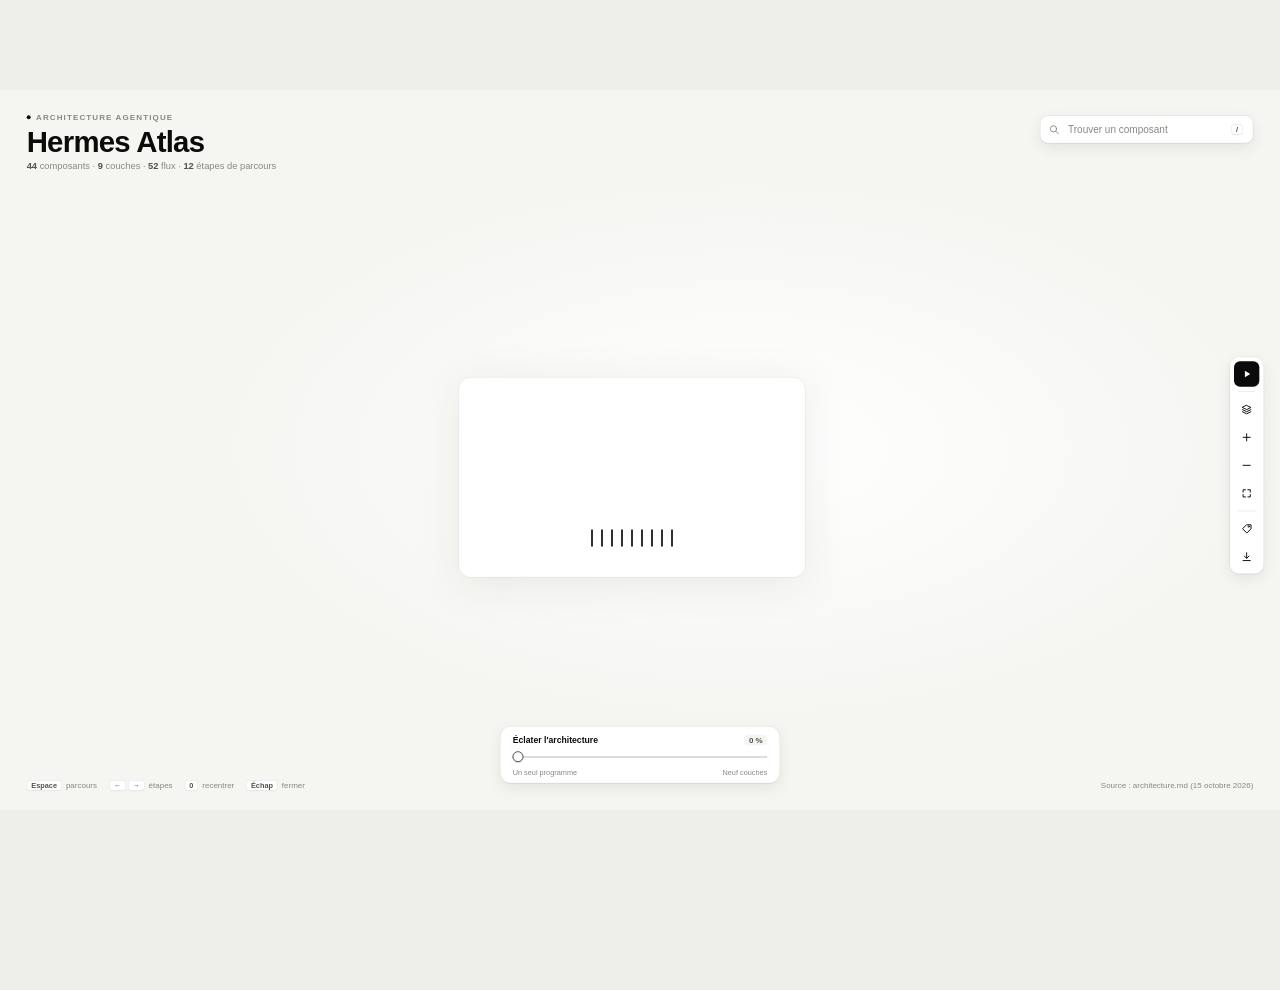
<file: index.html>
<!doctype html>
<html lang="fr">
<head>
  <meta charset="utf-8">
  <meta http-equiv="refresh" content="0; url=site/index.html">
  <title>Hermes Atlas</title>
</head>
<body>
  <p>Hermes Atlas — <a href="site/index.html">ouvrir l'atlas</a>.</p>
  <p>Fichier autonome : <a href="hermes-atlas.html">hermes-atlas.html</a>.</p>
</body>
</html>
</file>
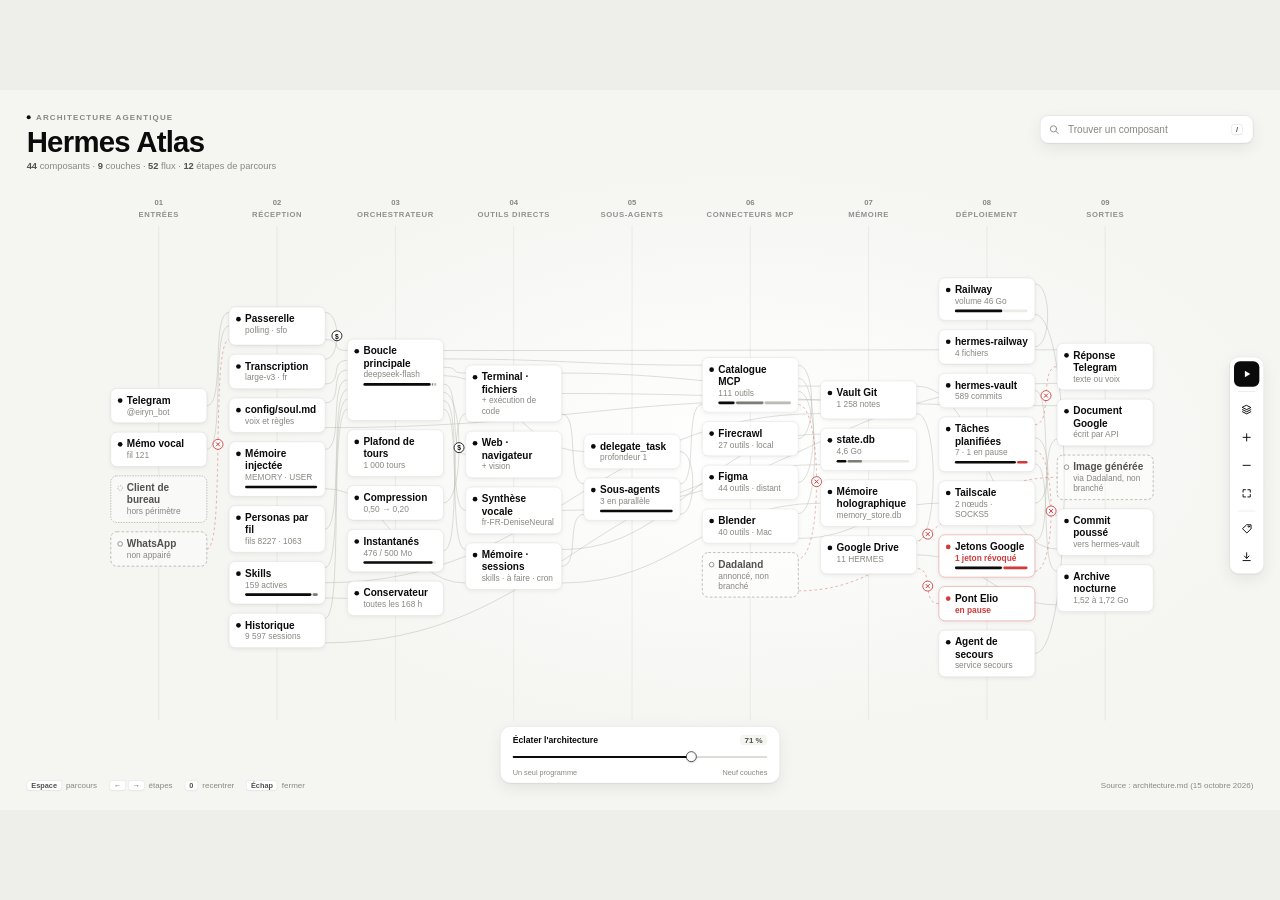
<file: site/index.html>
<!doctype html>
<html lang="fr">
<head>
  <meta charset="utf-8">
  <meta name="viewport" content="width=device-width, initial-scale=1">
  <title>Hermes Atlas</title>
  <link rel="stylesheet" href="styles.css">
</head>
<body>
  <!--
    La scène est composée une fois pour toutes en 1920 × 1080,
    puis mise à l'échelle de la fenêtre : même composition sur tout écran.
  -->
  <div id="scene" class="scene">

    <!-- Carte : un seul SVG, construit par app.js à partir de data.js -->
    <svg id="carte" class="carte" role="group" aria-label="Carte de l'architecture"></svg>

    <!-- En-tête -->
    <header class="entete">
      <p class="surtitre"><span class="puce-ronde"></span><span id="surtitre"></span></p>
      <h1 id="titre"></h1>
      <p class="sous-ligne" id="sous-ligne"></p>
    </header>

    <!-- Recherche -->
    <div class="recherche">
      <svg viewBox="0 0 20 20" aria-hidden="true"><circle cx="8.5" cy="8.5" r="5.5"/><path d="M13 13l4 4"/></svg>
      <input id="recherche" type="search" placeholder="Trouver un composant" aria-label="Trouver un composant" autocomplete="off">
      <kbd>/</kbd>
    </div>

    <!-- Panneau de gauche : couches et flux -->
    <aside class="panneau panneau-gauche" aria-label="Couches et flux">
      <div class="panneau-tete">
        <h2 id="panneau-titre">Couches</h2>
        <span class="compteur" id="panneau-compteur"></span>
      </div>
      <div class="segments" role="tablist">
        <button type="button" role="tab" class="segment" data-onglet="couches" aria-selected="true">Couches</button>
        <button type="button" role="tab" class="segment" data-onglet="flux" aria-selected="false">Flux</button>
      </div>
      <ul class="liste" id="liste-couches"></ul>
      <ul class="liste" id="liste-flux" hidden></ul>
      <div class="panneau-pied">
        <span id="pied-compte"></span>
        <button type="button" class="lien-texte" id="tout-afficher">Tout afficher</button>
      </div>
    </aside>

    <!-- Barre d'outils verticale -->
    <nav class="outils" aria-label="Outils">
      <button type="button" id="btn-lecture" title="Parcours (espace)" aria-label="Lancer le parcours">
        <svg viewBox="0 0 20 20" class="ic-lecture"><path d="M7 4.5v11l9-5.5z"/></svg>
        <svg viewBox="0 0 20 20" class="ic-pause"><path d="M6 4.5h3v11H6zM11 4.5h3v11h-3z"/></svg>
      </button>
      <span class="outils-sep"></span>
      <button type="button" id="btn-panneau" title="Couches et flux" aria-label="Afficher le panneau des couches et des flux" aria-pressed="false"><svg viewBox="0 0 20 20"><path d="M10 3.5l7 3.5-7 3.5-7-3.5z"/><path d="M3 10.5l7 3.5 7-3.5M3 14l7 3.5 7-3.5"/></svg></button>
      <button type="button" id="btn-zoom-plus" title="Zoomer (+)" aria-label="Zoomer"><svg viewBox="0 0 20 20"><path d="M10 4v12M4 10h12"/></svg></button>
      <button type="button" id="btn-zoom-moins" title="Dézoomer (−)" aria-label="Dézoomer"><svg viewBox="0 0 20 20"><path d="M4 10h12"/></svg></button>
      <button type="button" id="btn-zoom-zero" title="Recentrer (0)" aria-label="Recentrer"><svg viewBox="0 0 20 20"><path d="M4 8V4h4M12 4h4v4M16 12v4h-4M8 16H4v-4"/></svg></button>
      <span class="outils-sep"></span>
      <button type="button" id="btn-etiquettes" title="Étiquettes des flux" aria-label="Afficher toutes les étiquettes" aria-pressed="false"><svg viewBox="0 0 20 20"><path d="M3.5 10.5l6.8 6.8 7-7V3.5h-6.8z"/><circle cx="13.6" cy="6.4" r="1.2"/></svg></button>
      <button type="button" id="btn-export" title="Exporter en PNG" aria-label="Exporter en PNG"><svg viewBox="0 0 20 20"><path d="M10 3.5v9M6.2 9l3.8 3.8L13.8 9M4 16.5h12"/></svg></button>
    </nav>

    <!-- Carte de droite : fiche d'un composant ou étape du parcours -->
    <aside id="carte-droite" class="panneau panneau-droit" hidden tabindex="-1" aria-live="polite"></aside>

    <!-- Curseur d'éclatement -->
    <div class="eclate panneau">
      <div class="eclate-tete">
        <span>Éclater l'architecture</span>
        <span class="eclate-valeur" id="eclate-valeur">100 %</span>
      </div>
      <input type="range" id="eclate" min="0" max="100" value="100" aria-label="Éclater l'architecture">
      <div class="eclate-bornes"><span>Un seul programme</span><span>Neuf couches</span></div>
    </div>

    <!-- Pied de scène -->
    <footer class="pied">
      <span><kbd>Espace</kbd> parcours</span>
      <span><kbd>←</kbd><kbd>→</kbd> étapes</span>
      <span><kbd>0</kbd> recentrer</span>
      <span><kbd>Échap</kbd> fermer</span>
    </footer>
    <p class="source" id="source"></p>
  </div>

  <script src="data.js"></script>
  <script src="app.js"></script>
</body>
</html>
</file>
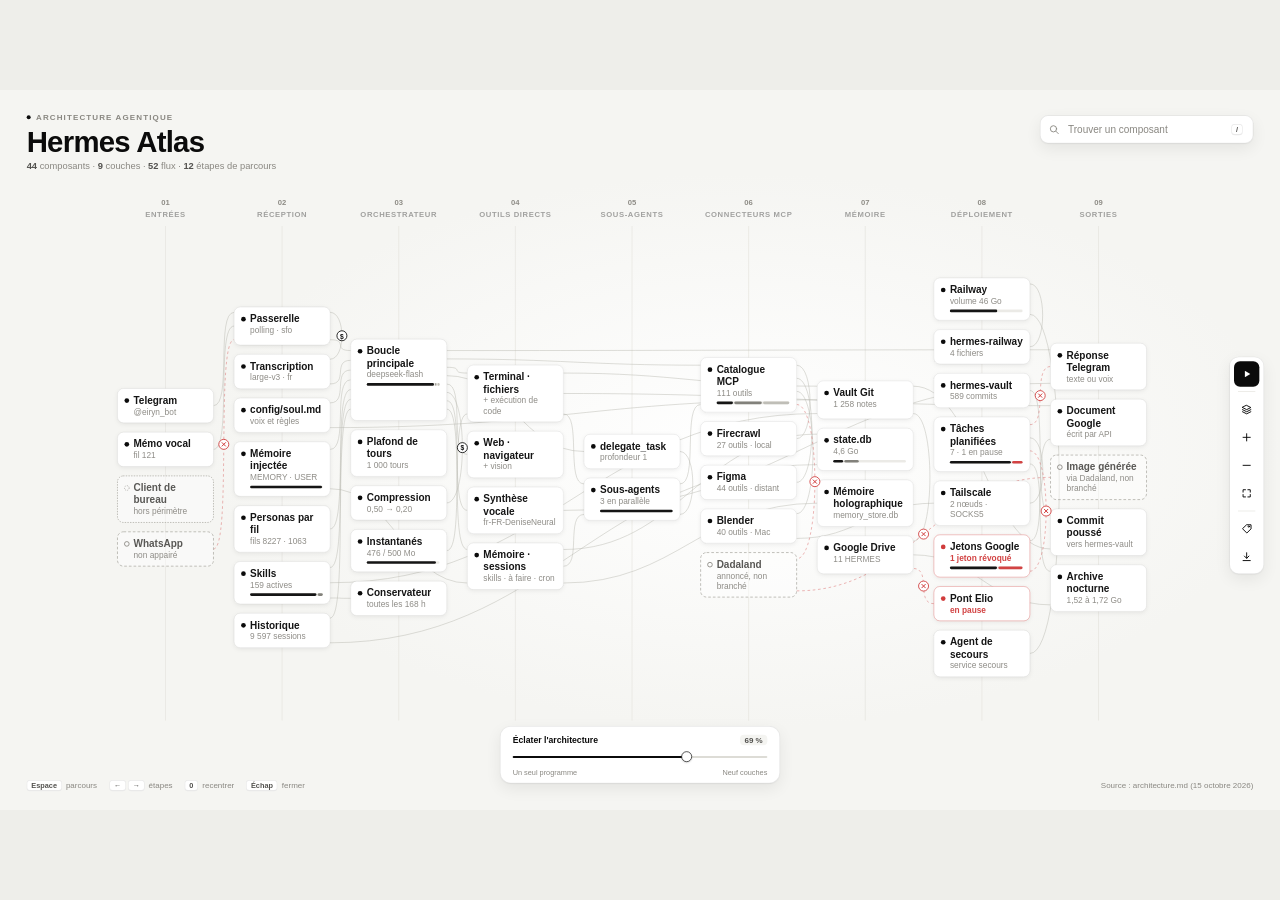
<file: hermes-atlas.html>
<!doctype html>
<html lang="fr">
<head>
  <!-- Hermes Atlas, version autonome : style, données et script sont dans ce seul fichier. -->
  <meta charset="utf-8">
  <meta name="viewport" content="width=device-width, initial-scale=1">
  <title>Hermes Atlas</title>
  <style>
/*
  HERMES ATLAS — feuille de style
  Toutes les couleurs et toutes les tailles sont ici, dans :root.
  app.js relit ces variables : changer une valeur suffit.
  La scène est dessinée en 1920 × 1080 puis mise à l'échelle de l'écran.
*/
:root {
  /* — Police : celle du système, aucune police téléchargée — */
  --police: -apple-system, BlinkMacSystemFont, "SF Pro Text", "Inter", "Segoe UI", Roboto, "Helvetica Neue", Arial, sans-serif;
  --police-mono: "SF Mono", ui-monospace, Menlo, Consolas, monospace;

  /* — Surfaces et encres — */
  --plan: #eeeeea;             /* fond de page, autour de la scène */
  --scene: #f5f5f2;            /* fond de la scène */
  --halo: #ffffff;             /* lumière centrale de la scène */
  --surface: #ffffff;          /* panneaux et composants */
  --surface-2: #f4f4f1;        /* zones en retrait (preuve, segments) */
  --encre: #0b0b0b;            /* texte principal */
  --encre-2: #52514e;          /* texte secondaire */
  --encre-3: #898781;          /* micro-titres, légendes */
  --filet: #e4e3dd;            /* filets, guides de couche */
  --bord: rgba(11, 11, 11, 0.09);
  --ombre: 0 1px 2px rgba(20, 20, 15, 0.05), 0 8px 24px rgba(20, 20, 15, 0.07);
  --accent: #2a78d6;           /* sélection, curseur, parcours */
  --critique: #d03b3b;         /* état : en panne, en pause (réservé) */

  /* — Couleurs des flux : une teinte = un seul sens (palette validée daltonisme) — */
  --flux-evt: #2a78d6;     /* message entrant */
  --flux-ctx: #4a3aa7;     /* contexte injecté */
  --flux-outil: #52514e;   /* appel d'outil */
  --flux-stdio: #1baf7a;   /* MCP stdio local */
  --flux-http: #e87ba4;    /* MCP HTTP + OAuth */
  --flux-ssh: #eb6834;     /* MCP SSH tailnet */
  --flux-data: #eda100;    /* lecture / écriture */
  --flux-git: #008300;     /* git et déploiement */
  --flux-cout: #0b0b0b;    /* coût et latence (porté par une étiquette) */
  --flux-off: #d03b3b;     /* hors service */
  --flux-repos: #b9b8b0;   /* tous les flux, au repos */

  /* — Typographie de la scène (px dans le repère 1920 × 1080) — */
  --t-titre: 44px;
  --t-surtitre: 12px;
  --t-corps: 17px;
  --t-petit: 14px;
  --t-micro: 12px;
  --t-fiche-titre: 30px;
  --t-etape: 26px;

  /* — Carte SVG (unités du repère) — */
  --carte-gauche: 64;           /* début de la première couche */
  --carte-droite: 1832;         /* fin de la dernière couche */
  --carte-haut: 222;            /* sous les en-têtes de couche */
  --carte-bas: 940;
  --noeud-largeur: 144;          /* colonne de 196 : 52 d'air entre deux couches */
  --noeud-pad-h: 11;
  --noeud-pad-v: 9;
  --noeud-espace: 14;
  --noeud-rayon: 9;
  --noeud-t-titre: 15;
  --noeud-t-chiffre: 12.5;
  --noeud-interligne: 1.22;
  --t-etiquette: 12.5;
  --t-couche: 11.5;

  /* — Mouvement — */
  --duree-intro: 1700;          /* ms, éclatement à l'ouverture */
  --duree-etape: 1100;          /* ms, jeton sur un lien */
  --estompe-noeud: 0.28;
  --estompe-lien: 0.08;
}

* { box-sizing: border-box; }
[hidden] { display: none !important; }

html, body {
  margin: 0;
  height: 100%;
  overflow: hidden;
  background: var(--plan);
  font-family: var(--police);
  color: var(--encre);
  -webkit-font-smoothing: antialiased;
}

/* ——— Scène 1920 × 1080, mise à l'échelle par app.js ——— */
.scene {
  position: absolute;
  left: 50%;
  top: 50%;
  width: 1920px;
  height: 1080px;
  transform: translate(-50%, -50%) scale(var(--k, 1));
  background: radial-gradient(ellipse 60% 55% at 58% 50%, var(--halo) 0%, var(--scene) 70%);
  overflow: hidden;
}

button { font: inherit; color: inherit; cursor: pointer; }
button:focus-visible, input:focus-visible, .noeud:focus-visible { outline: 2px solid var(--accent); outline-offset: 2px; }
kbd {
  font: 600 11px var(--police);
  color: var(--encre-2);
  background: var(--surface);
  border: 1px solid var(--bord);
  border-bottom-width: 2px;
  border-radius: 5px;
  padding: 1px 6px;
  margin-right: 3px;
}

/* ——— En-tête ——— */
.entete { position: absolute; left: 40px; top: 34px; }
.surtitre {
  margin: 0;
  font-size: var(--t-surtitre);
  font-weight: 600;
  letter-spacing: 0.14em;
  text-transform: uppercase;
  color: var(--encre-3);
  display: flex; align-items: center; gap: 8px;
}
.puce-ronde { width: 6px; height: 6px; border-radius: 50%; background: var(--encre); }
.entete h1 { margin: 8px 0 6px; font-size: var(--t-titre); font-weight: 650; letter-spacing: -0.025em; line-height: 1; }
.sous-ligne { margin: 0; font-size: var(--t-petit); color: var(--encre-3); }
.sous-ligne b { color: var(--encre-2); font-weight: 600; }

/* ——— Recherche ——— */
.recherche {
  position: absolute; right: 40px; top: 38px;
  width: 320px; height: 42px;
  display: flex; align-items: center; gap: 10px;
  padding: 0 12px;
  background: var(--surface);
  border: 1px solid var(--bord);
  border-radius: 12px;
  box-shadow: var(--ombre);
}
.recherche svg { width: 17px; height: 17px; fill: none; stroke: var(--encre-3); stroke-width: 1.6; stroke-linecap: round; flex: none; }
.recherche input { flex: 1; border: 0; outline: 0; background: transparent; font: 15px var(--police); color: var(--encre); }
.recherche input::placeholder { color: var(--encre-3); }
.recherche input::-webkit-search-cancel-button { display: none; }

/* ——— Panneaux flottants ——— */
.panneau {
  position: absolute;
  background: var(--surface);
  border: 1px solid var(--bord);
  border-radius: 16px;
  box-shadow: var(--ombre);
}
.panneau-gauche { left: auto; right: 88px; top: 400px; width: 300px; padding: 16px 14px 12px; }
.panneau-tete { display: flex; justify-content: space-between; align-items: center; padding: 0 4px 12px; }
.panneau-tete h2 { margin: 0; font-size: 15px; font-weight: 650; }
.compteur { font-size: 12px; font-weight: 600; color: var(--encre-2); background: var(--surface-2); border-radius: 6px; padding: 2px 7px; }
.segments { display: grid; grid-template-columns: 1fr 1fr; gap: 2px; background: var(--surface-2); border-radius: 10px; padding: 3px; margin-bottom: 8px; }
.segment { border: 0; background: transparent; border-radius: 8px; padding: 6px 0; font-size: 13px; font-weight: 550; color: var(--encre-2); }
.segment[aria-selected="true"] { background: var(--surface); color: var(--encre); box-shadow: 0 1px 2px rgba(0,0,0,.08); }

.liste { list-style: none; margin: 0; padding: 0; }
.ligne {
  display: grid;
  grid-template-columns: 28px 1fr auto 34px;
  align-items: center;
  gap: 8px;
  padding: 7px 6px;
  border-radius: 9px;
  font-size: 14px;
  cursor: default;
}
.ligne:hover { background: var(--surface-2); }
.ligne-num { font: 600 11px var(--police-mono); color: var(--encre-3); }
.ligne-nom { color: var(--encre); white-space: nowrap; overflow: hidden; text-overflow: ellipsis; }
.ligne-compte { font-size: 12px; color: var(--encre-3); font-variant-numeric: tabular-nums; }
.ligne.eteinte .ligne-nom { color: var(--encre-3); }
.echantillon { width: 28px; height: 12px; overflow: visible; }

/* Interrupteur */
.inter {
  width: 32px; height: 18px; border-radius: 9px; border: 0; padding: 0;
  background: #d6d5cf; position: relative; transition: background .2s;
}
.inter::after {
  content: ""; position: absolute; top: 2px; left: 2px; width: 14px; height: 14px; border-radius: 50%;
  background: #fff; box-shadow: 0 1px 2px rgba(0,0,0,.25); transition: transform .2s;
}
.inter[aria-checked="true"] { background: var(--encre); }
.inter[aria-checked="true"]::after { transform: translateX(14px); }

.panneau-pied { display: flex; justify-content: space-between; align-items: center; padding: 10px 6px 2px; margin-top: 6px; border-top: 1px solid var(--filet); font-size: 12px; color: var(--encre-3); }
.lien-texte { border: 0; background: none; padding: 0; font-size: 12px; font-weight: 600; color: var(--encre-2); }
.lien-texte:hover { color: var(--encre); }

/* Panneau des couches : replié par défaut, il s'ouvre depuis la barre d'outils */
.panneau-gauche { transition: opacity .25s, transform .25s; }
.scene:not(.panneau-ouvert) .panneau-gauche,
.scene.carte-ouverte .panneau-gauche { opacity: 0; transform: translateX(16px); pointer-events: none; visibility: hidden; }
#btn-panneau[aria-pressed="true"] { background: var(--encre); }
#btn-panneau[aria-pressed="true"] svg { stroke: #fff; }

/* ——— Barre d'outils ——— */
.outils {
  position: absolute; right: 24px; top: 400px;
  display: flex; flex-direction: column; gap: 4px;
  padding: 6px;
  background: var(--surface);
  border: 1px solid var(--bord);
  border-radius: 14px;
  box-shadow: var(--ombre);
}
.outils button {
  width: 38px; height: 38px; border: 0; border-radius: 9px; background: transparent;
  display: grid; place-items: center;
}
.outils button:hover { background: var(--surface-2); }
.outils svg { width: 18px; height: 18px; fill: none; stroke: var(--encre); stroke-width: 1.6; stroke-linecap: round; stroke-linejoin: round; }
#btn-lecture { background: var(--encre); }
#btn-lecture svg { fill: #fff; stroke: none; }
#btn-lecture:hover { background: #333; }
#btn-lecture .ic-pause, #btn-lecture.en-cours .ic-lecture { display: none; }
#btn-lecture.en-cours .ic-pause { display: block; }
#btn-etiquettes[aria-pressed="true"] { background: var(--encre); }
#btn-etiquettes[aria-pressed="true"] svg { stroke: #fff; }
.outils-sep { height: 1px; background: var(--filet); margin: 3px 6px; }

/* ——— Curseur d'éclatement ——— */
.eclate { left: 50%; bottom: 40px; transform: translateX(-50%); width: 420px; padding: 12px 18px 10px; }
.eclate-tete { display: flex; justify-content: space-between; font-size: 13px; font-weight: 600; margin-bottom: 6px; }
.eclate-valeur { font-variant-numeric: tabular-nums; color: var(--encre-2); background: var(--surface-2); border-radius: 6px; padding: 1px 7px; font-size: 12px; }
.eclate-bornes { display: flex; justify-content: space-between; font-size: 11px; color: var(--encre-3); margin-top: 2px; }
input[type="range"] { -webkit-appearance: none; appearance: none; width: 100%; height: 22px; background: transparent; margin: 0; }
input[type="range"]::-webkit-slider-runnable-track { height: 3px; border-radius: 2px; background: linear-gradient(to right, var(--encre) var(--rempli, 100%), #dddcd6 var(--rempli, 100%)); }
input[type="range"]::-webkit-slider-thumb { -webkit-appearance: none; width: 16px; height: 16px; margin-top: -6.5px; border-radius: 50%; background: #fff; border: 1.5px solid var(--encre); box-shadow: 0 1px 3px rgba(0,0,0,.2); }

/* ——— Pied de scène ——— */
.pied { position: absolute; left: 40px; bottom: 30px; display: flex; gap: 18px; font-size: 12px; color: var(--encre-3); }
.source { position: absolute; right: 40px; bottom: 30px; margin: 0; font-size: 12px; color: var(--encre-3); }

/* ——— Carte SVG ——— */
.carte { position: absolute; inset: 0; width: 1920px; height: 1080px; cursor: grab; user-select: none; }
.carte.glisse { cursor: grabbing; }
.carte text { font-family: var(--police); }

.couche-guide { stroke: var(--filet); stroke-width: 1; }
.couche-num { fill: var(--encre-3); font-family: var(--police-mono); font-weight: 600; }
.couche-nom { fill: var(--encre); font-weight: 650; letter-spacing: 0.08em; text-transform: uppercase; }
.couche.eteinte { opacity: .35; }

/* Monolithe : l'architecture repliée en un seul programme */
.mono-fond { fill: var(--surface); stroke: var(--bord); filter: drop-shadow(0 10px 30px rgba(20,20,15,.08)); }
.mono-surtitre { fill: var(--encre-3); font-size: 12px; font-weight: 600; letter-spacing: .14em; }
.mono-titre { fill: var(--encre); font-size: 34px; font-weight: 650; letter-spacing: -.02em; }
.mono-ligne { fill: var(--encre-2); font-size: 16px; }
.mono-citation { fill: var(--encre); font-size: 17px; font-style: italic; }
.mono-source { fill: var(--encre-3); font-size: 12px; font-weight: 600; }
.mono-trait { fill: var(--encre); opacity: .85; }

/* Composants */
.noeud { cursor: pointer; transition: opacity .25s; }
.noeud-fond { fill: var(--surface); stroke: var(--bord); stroke-width: 1; }
.noeud:hover .noeud-fond { stroke: rgba(11,11,11,.35); }
.noeud-pastille { fill: var(--encre); }
.noeud-titre { fill: var(--encre); font-weight: 620; }
.noeud-chiffre { fill: var(--encre-3); }
.noeud--non-branche .noeud-fond { fill: rgba(255,255,255,.4); stroke: #a3a29b; stroke-dasharray: 4 3; }
.noeud--non-branche .noeud-pastille { fill: none; stroke: var(--encre-3); stroke-width: 1.3; }
.noeud--non-branche .noeud-titre { fill: var(--encre-2); }
.noeud--hors-perimetre .noeud-fond { fill: rgba(255,255,255,.4); stroke: #a3a29b; stroke-dasharray: 1 3; stroke-linecap: round; }
.noeud--hors-perimetre .noeud-pastille { fill: none; stroke: var(--encre-3); stroke-width: 1.3; stroke-dasharray: 1 2; }
.noeud--hors-perimetre .noeud-titre { fill: var(--encre-2); }
.noeud--panne .noeud-pastille, .noeud--pause .noeud-pastille { fill: var(--critique); }
.noeud--panne .noeud-chiffre, .noeud--pause .noeud-chiffre { fill: var(--critique); font-weight: 600; }
.noeud--panne .noeud-fond, .noeud--pause .noeud-fond { stroke: rgba(208,59,59,.45); }
.noeud.selectionne .noeud-fond { stroke: var(--encre); stroke-width: 1.6; stroke-dasharray: none; }
.noeud.trouve .noeud-fond { stroke: var(--accent); stroke-width: 2; }

/* Flux au repos : un filet gris. Actifs : la couleur de leur sens. */
.flux path { fill: none; }
.flux-trait { stroke: var(--flux-repos); stroke-width: 1; opacity: .7; transition: opacity .25s; }
.flux-zone { stroke: transparent; stroke-width: 14; pointer-events: stroke; cursor: help; }
.flux-perles { display: none; }
.flux--off .flux-trait { stroke: var(--flux-off); stroke-dasharray: 4 4; opacity: .55; }

.flux.actif .flux-trait { stroke-width: 2; opacity: 1; }
.flux.actif .flux-perles { display: inline; stroke-width: 3.2; stroke-linecap: round; stroke-dasharray: 0.1 16; animation: perles 1.2s linear infinite; }
@keyframes perles { to { stroke-dashoffset: -16.1; } }

.flux--evt.actif .flux-trait   { stroke: var(--flux-evt); stroke-width: 2.6; }
.flux--ctx.actif .flux-trait   { stroke: var(--flux-ctx); stroke-dasharray: 7 4; }
.flux--outil.actif .flux-trait { stroke: var(--flux-outil); }
.flux--stdio.actif .flux-trait { stroke: var(--flux-stdio); stroke-dasharray: 12 4; }
.flux--http.actif .flux-trait  { stroke: var(--flux-http); stroke-dasharray: 9 3 2 3; }
.flux--ssh.actif .flux-trait   { stroke: var(--flux-ssh); stroke-dasharray: 8 3 2 3 2 3; }
.flux--data.actif .flux-trait  { stroke: var(--flux-data); stroke-dasharray: 0.1 4.5; stroke-linecap: round; stroke-width: 2.4; }
.flux--git.actif .flux-trait   { stroke: var(--flux-git); stroke-width: 3; }
.flux--cout.actif .flux-trait  { stroke: var(--flux-cout); stroke-dasharray: 2 2; }
.flux--off.actif .flux-trait   { stroke: var(--flux-off); stroke-dasharray: 5 4; }
.flux--evt .flux-perles   { stroke: var(--flux-evt); }
.flux--ctx .flux-perles   { stroke: var(--flux-ctx); }
.flux--outil .flux-perles { stroke: var(--flux-outil); }
.flux--stdio .flux-perles { stroke: var(--flux-stdio); }
.flux--http .flux-perles  { stroke: var(--flux-http); }
.flux--ssh .flux-perles   { stroke: var(--flux-ssh); }
.flux--data .flux-perles  { stroke: var(--flux-data); }
.flux--git .flux-perles   { stroke: var(--flux-git); }
.flux--cout .flux-perles  { stroke: var(--flux-cout); }
.flux--off .flux-perles   { display: none !important; }

/* Échantillons de la légende (mêmes motifs que les flux actifs) */
.echantillon path { fill: none; stroke-width: 2; }
.ech--evt path   { stroke: var(--flux-evt); stroke-width: 2.6; }
.ech--ctx path   { stroke: var(--flux-ctx); stroke-dasharray: 7 4; }
.ech--outil path { stroke: var(--flux-outil); }
.ech--stdio path { stroke: var(--flux-stdio); stroke-dasharray: 12 4; }
.ech--http path  { stroke: var(--flux-http); stroke-dasharray: 9 3 2 3; }
.ech--ssh path   { stroke: var(--flux-ssh); stroke-dasharray: 8 3 2 3 2 3; }
.ech--data path  { stroke: var(--flux-data); stroke-dasharray: 0.1 4.5; stroke-linecap: round; stroke-width: 2.4; }
.ech--git path   { stroke: var(--flux-git); stroke-width: 3; }
.ech--cout path  { stroke: var(--flux-cout); stroke-dasharray: 2 2; }
.ech--off path   { stroke: var(--flux-off); stroke-dasharray: 5 4; }

/* Étiquettes et badges des flux */
.etiquette { display: none; pointer-events: none; }
.etiquette rect { fill: var(--surface); stroke: var(--bord); }
.etiquette text { fill: var(--encre); font-weight: 600; }
.etiquette .etq-trait { stroke-width: 2.5; stroke-linecap: round; }
.etiquette.visible, .carte.etiquettes-toutes .etiquette { display: inline; }
.carte.a-focus .etiquette:not(.visible) { display: none; }
.etiquette.sans-place { display: none !important; }
.badge circle { fill: var(--surface); stroke-width: 1.3; }
.badge--off circle { stroke: var(--critique); }
.badge--off path { stroke: var(--critique); stroke-width: 1.5; stroke-linecap: round; }
.badge--cout circle { stroke: var(--encre); }
.badge--cout text { fill: var(--encre); font-weight: 700; }

/* Mise en évidence d'un chemin */
.carte.a-focus .noeud:not(.en-avant) { opacity: var(--estompe-noeud); }
.carte.a-focus .flux:not(.actif) .flux-trait { opacity: var(--estompe-lien); }
.carte.a-focus .badge:not(.en-avant) { opacity: .25; }
.masque { display: none !important; }

/* Jeton du parcours */
.jeton .halo { fill: var(--accent); opacity: .18; }
.jeton .coeur { fill: var(--surface); stroke: var(--accent); stroke-width: 3; }

/* ——— Carte de droite : fiche et parcours ——— */
.panneau-droit {
  right: 88px; top: 112px; width: 420px; max-height: 850px;
  overflow-y: auto;
  padding: 22px 24px 22px;
  scrollbar-width: thin;
}
.panneau-droit:focus { outline: none; }
.fermer {
  position: absolute; right: 14px; top: 14px; width: 30px; height: 30px;
  border: 0; border-radius: 8px; background: var(--surface-2);
  display: grid; place-items: center;
}
.fermer svg { width: 14px; height: 14px; stroke: var(--encre-2); stroke-width: 1.8; stroke-linecap: round; }
.fermer:hover { background: #e9e8e3; }
.micro { margin: 0; font-size: var(--t-micro); font-weight: 600; letter-spacing: 0.12em; text-transform: uppercase; color: var(--encre-3); }
.fiche-titre { margin: 8px 0 2px; font-size: var(--t-fiche-titre); font-weight: 650; letter-spacing: -0.02em; line-height: 1.1; padding-right: 30px; }
.fiche-chiffre { margin: 0 0 12px; font-size: 16px; color: var(--encre-2); }
.puces { display: flex; gap: 6px; flex-wrap: wrap; margin-bottom: 14px; }
.puce { font-size: 12px; font-weight: 600; border-radius: 999px; padding: 3px 10px; background: var(--surface-2); color: var(--encre-2); display: inline-flex; align-items: center; gap: 6px; }
.puce i { width: 7px; height: 7px; border-radius: 50%; background: var(--encre); display: inline-block; }
.puce--panne i, .puce--pause i { background: var(--critique); }
.puce--panne, .puce--pause { color: var(--critique); background: #fbeaea; }
.puce--non-branche i, .puce--hors-perimetre i { background: transparent; border: 1.3px dashed var(--encre-3); }
.rangs { margin: 0; border-top: 1px solid var(--filet); }
.rang { display: grid; grid-template-columns: 104px 1fr; gap: 12px; padding: 10px 0; border-bottom: 1px solid var(--filet); font-size: 14px; line-height: 1.42; }
.rang dt { color: var(--encre-3); font-size: 12px; font-weight: 600; padding-top: 2px; }
.rang dd { margin: 0; color: var(--encre); }
.note { margin: 14px 0 0; padding: 10px 12px; border-radius: 10px; background: #fff6e0; font-size: 13.5px; line-height: 1.42; color: #5c4400; }
.preuve { margin-top: 16px; background: var(--surface-2); border-radius: 12px; padding: 12px 14px; }
.preuve-tete { display: flex; justify-content: space-between; align-items: baseline; margin-bottom: 8px; }
.preuve pre { margin: 0; font: 12.5px/1.6 var(--police-mono); white-space: pre-wrap; word-break: break-word; color: var(--encre); }
.preuve-note { margin: 8px 0 0; font-size: 12px; color: var(--encre-3); line-height: 1.4; }
.connexions { list-style: none; margin: 16px 0 0; padding: 0; }
.connexions li + li { border-top: 1px solid var(--filet); }
.connexion { width: 100%; display: grid; grid-template-columns: 28px 1fr; gap: 10px; align-items: center; text-align: left; border: 0; background: none; padding: 8px 4px; font-size: 13.5px; border-radius: 8px; }
.connexion:hover { background: var(--surface-2); }
.connexion small { display: block; color: var(--encre-3); font-size: 12px; }

/* Mesure (dans la fiche) */
.mesure { margin-top: 16px; padding: 12px 14px; border-radius: 12px; border: 1px solid var(--filet); }
.mesure-barre { display: flex; gap: 2px; height: 10px; margin: 4px 0 12px; }
.mesure-barre span { border-radius: 5px; min-width: 3px; }
.mesure-barre .mesure-reste { background: #ebeae5; }
.mesure-legende { list-style: none; margin: 0; padding: 0; display: grid; gap: 6px; font-size: 13px; }
.mesure-legende li { display: grid; grid-template-columns: 10px 1fr auto; gap: 8px; align-items: center; }
.mesure-legende i { width: 8px; height: 8px; border-radius: 2px; }
.mesure-legende b { font-weight: 600; font-variant-numeric: tabular-nums; }
.mesure-max i { background: #ebeae5; }
.mesure-max span, .mesure-max b { color: var(--encre-3); font-weight: 500; }

/* Parcours */
.etape-num { display: flex; align-items: baseline; gap: 8px; margin: 14px 0 4px; }
.etape-num b { font-size: 44px; font-weight: 650; letter-spacing: -0.03em; line-height: 1; font-variant-numeric: tabular-nums; }
.etape-num span { font-size: 14px; color: var(--encre-3); }
.etape-titre { margin: 4px 0 10px; font-size: var(--t-etape); font-weight: 650; letter-spacing: -0.015em; line-height: 1.15; }
.etape-texte { margin: 0 0 14px; font-size: var(--t-corps); line-height: 1.5; color: var(--encre); }
.progression { display: grid; grid-template-columns: repeat(12, 1fr); gap: 4px; margin: 16px 0 14px; }
.progression button { height: 6px; border: 0; padding: 0; border-radius: 3px; background: #dddcd6; }
.progression button.fait { background: #9a9993; }
.progression button[aria-current="step"] { background: var(--accent); }
.commandes-etape { display: flex; gap: 8px; align-items: center; }
.bouton { height: 36px; border-radius: 10px; border: 1px solid var(--bord); background: var(--surface); padding: 0 14px; font-size: 13px; font-weight: 600; display: inline-flex; align-items: center; gap: 8px; }
.bouton:hover { background: var(--surface-2); }
.bouton svg { width: 14px; height: 14px; fill: currentColor; }
.bouton--plein { background: var(--encre); color: #fff; border-color: var(--encre); }
.bouton--plein:hover { background: #333; }
.commandes-etape .etat { margin-left: auto; font-size: 12px; color: var(--encre-3); }

@media (prefers-reduced-motion: reduce) {
  .flux.actif .flux-perles { animation: none; }
  .noeud, .flux-trait { transition: none; }
}

</style>
</head>
<body>
  <!--
    La scène est composée une fois pour toutes en 1920 × 1080,
    puis mise à l'échelle de la fenêtre : même composition sur tout écran.
  -->
  <div id="scene" class="scene">

    <!-- Carte : un seul SVG, construit par app.js à partir de data.js -->
    <svg id="carte" class="carte" role="group" aria-label="Carte de l'architecture"></svg>

    <!-- En-tête -->
    <header class="entete">
      <p class="surtitre"><span class="puce-ronde"></span><span id="surtitre"></span></p>
      <h1 id="titre"></h1>
      <p class="sous-ligne" id="sous-ligne"></p>
    </header>

    <!-- Recherche -->
    <div class="recherche">
      <svg viewBox="0 0 20 20" aria-hidden="true"><circle cx="8.5" cy="8.5" r="5.5"/><path d="M13 13l4 4"/></svg>
      <input id="recherche" type="search" placeholder="Trouver un composant" aria-label="Trouver un composant" autocomplete="off">
      <kbd>/</kbd>
    </div>

    <!-- Panneau de gauche : couches et flux -->
    <aside class="panneau panneau-gauche" aria-label="Couches et flux">
      <div class="panneau-tete">
        <h2 id="panneau-titre">Couches</h2>
        <span class="compteur" id="panneau-compteur"></span>
      </div>
      <div class="segments" role="tablist">
        <button type="button" role="tab" class="segment" data-onglet="couches" aria-selected="true">Couches</button>
        <button type="button" role="tab" class="segment" data-onglet="flux" aria-selected="false">Flux</button>
      </div>
      <ul class="liste" id="liste-couches"></ul>
      <ul class="liste" id="liste-flux" hidden></ul>
      <div class="panneau-pied">
        <span id="pied-compte"></span>
        <button type="button" class="lien-texte" id="tout-afficher">Tout afficher</button>
      </div>
    </aside>

    <!-- Barre d'outils verticale -->
    <nav class="outils" aria-label="Outils">
      <button type="button" id="btn-lecture" title="Parcours (espace)" aria-label="Lancer le parcours">
        <svg viewBox="0 0 20 20" class="ic-lecture"><path d="M7 4.5v11l9-5.5z"/></svg>
        <svg viewBox="0 0 20 20" class="ic-pause"><path d="M6 4.5h3v11H6zM11 4.5h3v11h-3z"/></svg>
      </button>
      <span class="outils-sep"></span>
      <button type="button" id="btn-panneau" title="Couches et flux" aria-label="Afficher le panneau des couches et des flux" aria-pressed="false"><svg viewBox="0 0 20 20"><path d="M10 3.5l7 3.5-7 3.5-7-3.5z"/><path d="M3 10.5l7 3.5 7-3.5M3 14l7 3.5 7-3.5"/></svg></button>
      <button type="button" id="btn-zoom-plus" title="Zoomer (+)" aria-label="Zoomer"><svg viewBox="0 0 20 20"><path d="M10 4v12M4 10h12"/></svg></button>
      <button type="button" id="btn-zoom-moins" title="Dézoomer (−)" aria-label="Dézoomer"><svg viewBox="0 0 20 20"><path d="M4 10h12"/></svg></button>
      <button type="button" id="btn-zoom-zero" title="Recentrer (0)" aria-label="Recentrer"><svg viewBox="0 0 20 20"><path d="M4 8V4h4M12 4h4v4M16 12v4h-4M8 16H4v-4"/></svg></button>
      <span class="outils-sep"></span>
      <button type="button" id="btn-etiquettes" title="Étiquettes des flux" aria-label="Afficher toutes les étiquettes" aria-pressed="false"><svg viewBox="0 0 20 20"><path d="M3.5 10.5l6.8 6.8 7-7V3.5h-6.8z"/><circle cx="13.6" cy="6.4" r="1.2"/></svg></button>
      <button type="button" id="btn-export" title="Exporter en PNG" aria-label="Exporter en PNG"><svg viewBox="0 0 20 20"><path d="M10 3.5v9M6.2 9l3.8 3.8L13.8 9M4 16.5h12"/></svg></button>
    </nav>

    <!-- Carte de droite : fiche d'un composant ou étape du parcours -->
    <aside id="carte-droite" class="panneau panneau-droit" hidden tabindex="-1" aria-live="polite"></aside>

    <!-- Curseur d'éclatement -->
    <div class="eclate panneau">
      <div class="eclate-tete">
        <span>Éclater l'architecture</span>
        <span class="eclate-valeur" id="eclate-valeur">100 %</span>
      </div>
      <input type="range" id="eclate" min="0" max="100" value="100" aria-label="Éclater l'architecture">
      <div class="eclate-bornes"><span>Un seul programme</span><span>Neuf couches</span></div>
    </div>

    <!-- Pied de scène -->
    <footer class="pied">
      <span><kbd>Espace</kbd> parcours</span>
      <span><kbd>←</kbd><kbd>→</kbd> étapes</span>
      <span><kbd>0</kbd> recentrer</span>
      <span><kbd>Échap</kbd> fermer</span>
    </footer>
    <p class="source" id="source"></p>
  </div>

  <script>
/*
  DONNÉES DU DASHBOARD — seul fichier à modifier pour changer le contenu.

  Tout ce qui suit le signe « = » est du JSON pur : guillemets doubles,
  pas de virgule finale, pas de commentaire à l'intérieur.
  Ce fichier est un .js (et non un .json) pour une seule raison : Chrome
  interdit à une page ouverte par double-clic de lire un fichier .json voisin.

  Source unique : architecture.md (dossier de passation, maj 15 octobre 2026).
  Chaque bloc, lien et étape porte le numéro de section dont il vient.
*/
window.DONNEES = {
  "meta": {
    "titre": "Hermes Atlas",
    "surtitre": "Architecture agentique",
    "sousTitre": "Suivre un message de Telegram jusqu'à ses effets mesurables",
    "source": "architecture.md, dossier de passation, mise à jour du 15 octobre 2026",
    "sourceCourte": "architecture.md (15 octobre 2026)"
  },

  "monolithe": {
    "surtitre": "Un seul programme",
    "titre": "Hermes Agent v0.21.5",
    "ligne": "un conteneur Docker chez Railway, région sfo, en continu",
    "citation": "« parler, se souvenir, exécuter, et se réveiller tout seul »",
    "source": "1"
  },

  "couches": [
    { "id": "entrees",     "num": 1, "nom": "Entrées",          "nomLong": "Entrées : là où l'humain parle",                        "source": "6.1, 7.6",        "annexe": false },
    { "id": "reception",   "num": 2, "nom": "Réception",        "nomLong": "Réception et assemblage du contexte",                  "source": "4, 6.1, 10.1",    "annexe": false },
    { "id": "orchestre",   "num": 3, "nom": "Orchestrateur",    "nomLong": "Orchestrateur : la boucle qui décide",                 "source": "1, 4, 7.1",       "annexe": false },
    { "id": "outils",      "num": 4, "nom": "Outils directs",   "nomLong": "Outils directs : ce que l'agent fait lui-même",        "source": "7.1",             "annexe": false },
    { "id": "sousagents",  "num": 5, "nom": "Sous-agents",      "nomLong": "Sous-agents : le travail délégué",                     "source": "4",               "annexe": false },
    { "id": "mcp",         "num": 6, "nom": "Connecteurs MCP",  "nomLong": "Connecteurs MCP : les serveurs d'outils externes",     "source": "7.2, 7.5, 9.4",   "annexe": false },
    { "id": "memoire",     "num": 7, "nom": "Mémoire",          "nomLong": "Mémoire et connaissance",                              "source": "8, 10",           "annexe": false },
    { "id": "deploiement", "num": 8, "nom": "Déploiement",      "nomLong": "Déploiement et souveraineté : où ça tourne, qui répare", "source": "2, 11, 12, 13.4", "annexe": true },
    { "id": "sorties",     "num": 9, "nom": "Sorties",          "nomLong": "Sorties : les effets mesurables",                      "source": "6.1, 9.1, 9.4",   "annexe": false }
  ],

  "statuts": {
    "actif":          { "nom": "Actif" },
    "non-branche":    { "nom": "Non branché" },
    "panne":          { "nom": "En panne" },
    "pause":          { "nom": "En pause" },
    "hors-perimetre": { "nom": "Hors périmètre" }
  },

  "typesLiens": [
    { "id": "evt",   "nom": "Message entrant",     "description": "Événement Telegram : message, mémo vocal ou réponse. Trait plein épais et animé, sens unique.", "fleche": "fin",    "anime": true },
    { "id": "ctx",   "nom": "Contexte injecté",    "description": "Fichier lu pour construire la requête envoyée au modèle. Tirets fins, flèche vers l'orchestrateur.", "fleche": "fin" },
    { "id": "outil", "nom": "Appel d'outil",       "description": "Appel interne puis résultat. Trait plein fin, double flèche.", "fleche": "double" },
    { "id": "stdio", "nom": "MCP stdio local",     "description": "Transport MCP par processus local (entrée et sortie standard). Tirets longs.", "fleche": "double" },
    { "id": "http",  "nom": "MCP HTTP + OAuth",    "description": "Transport MCP vers un serveur distant, authentifié par OAuth. Tiret-point.", "fleche": "double" },
    { "id": "ssh",   "nom": "MCP SSH tailnet",     "description": "Transport MCP qui traverse le tailnet en SSH jusqu'au Mac. Tiret-point-point.", "fleche": "double" },
    { "id": "data",  "nom": "Lecture / écriture",  "description": "Lecture ou écriture de données : volume, base SQLite, Drive. Pointillé fin.", "fleche": "fin" },
    { "id": "git",   "nom": "Git · déploiement",   "description": "push, reconstruction de l'image, redéploiement. Double rail.", "fleche": "fin" },
    { "id": "cout",  "nom": "Coût · latence",      "description": "Lien qui porte une valeur chiffrée (coût, durée). Étiquette toujours visible.", "fleche": "fin" },
    { "id": "off",   "nom": "Hors service",        "description": "Flux en panne, en pause ou non branché. Rouge discontinu, marqué d'une croix.", "fleche": "fin" }
  ],

  "blocs": [
    {
      "id": "tg", "couche": "entrees", "titre": "Telegram", "chiffre": "@eiryn_bot", "statut": "actif",
      "machine": "Service distant Telegram",
      "fait": "Seule plateforme active. Deux chats autorisés : 8333583307 (le canal personnel « Home ») et -1003930058551 (le groupe de travail). Le groupe porte des sujets : 121 travail courant, 8227 digestion, 1063 facturation, 16965 livraison du rafraîchissement des jetons Google.",
      "entre": "Les messages de Guillaume, en texte ou en voix.",
      "sort": "Des mises à jour récupérées par la passerelle en interrogation continue (polling, pas de webhook).",
      "cout": "Non précisé dans le document.",
      "casse": "Plus aucune entrée : l'agent ne reçoit plus rien. Un seul agent peut utiliser le jeton du bot à la fois (13.3).",
      "source": "6.1",
      "preuve": { "titre": "Configuration Telegram", "source": "6.1",
        "lignes": ["telegram.allowed_chats = 8333583307, -1003930058551", "fil 8227 → /opt/data/profiles/digest/SOUL.md", "fil 1063 → /opt/data/profiles/facture/SOUL.md"] }
    },
    {
      "id": "memo", "couche": "entrees", "titre": "Mémo vocal", "chiffre": "fil 121", "statut": "actif",
      "machine": "Téléphone de Guillaume, application Telegram",
      "fait": "Message vocal envoyé dans un fil Telegram. L'échange vocal fonctionne dans les deux sens, et rien ne sort du système.",
      "entre": "La voix de Guillaume.",
      "sort": "Un fichier audio transmis à la passerelle.",
      "cout": "La transcription locale est gratuite (7.6).",
      "casse": "Rien de bloquant : le texte reste possible.",
      "source": "7.6",
      "preuve": { "titre": "Commandes du mode vocal", "source": "7.6",
        "lignes": ["/voice on", "/voice tts", "/voice off", "/voice status"] }
    },
    {
      "id": "desk", "couche": "entrees", "titre": "Client de bureau", "chiffre": "hors périmètre", "statut": "hors-perimetre", "annexe": true,
      "machine": "Poste de travail",
      "fait": "Le plein duplex vocal reste réservé au client de bureau. Il ne fait pas partie du parcours étudié ici.",
      "entre": "Non précisé dans le document.",
      "sort": "Non précisé dans le document.",
      "cout": "Mode vocal du client de bureau : 0,05 dollar la minute.",
      "casse": "Rien pour le parcours Telegram.",
      "source": "7.6",
      "preuve": { "titre": "Comparaison des coûts vocaux", "source": "7.6",
        "lignes": ["Transcription locale : gratuite", "whisper-1 chez OpenAI : 0,006 $ / minute", "Mode vocal du client de bureau : 0,05 $ / minute"] }
    },
    {
      "id": "wa", "couche": "entrees", "titre": "WhatsApp", "chiffre": "non appairé", "statut": "non-branche",
      "machine": "Volume /opt/data (pont Node.js « Baileys »)",
      "fait": "Adaptateur présent dans l'image, pont « Baileys » installé sur le volume. Aucun appairage : pas de fichier d'identifiants, pas de processus en écoute.",
      "entre": "Rien aujourd'hui.",
      "sort": "Rien aujourd'hui.",
      "cout": "Mode bot chiffré le 28 septembre 2026 : environ 1 dollar par mois d'infrastructure, puis 0,031 dollar par message entrant.",
      "casse": "Rien : la plateforme n'est pas branchée. Tout ce qui s'appuie dessus reste théorique (15).",
      "source": "6.3",
      "preuve": { "titre": "État du pont WhatsApp", "source": "6.3",
        "lignes": ["/opt/data/scripts/whatsapp-bridge/bridge.js (28 101 octets)", "node_modules : 57,9 Mo, installés le 28 septembre 2026", "État : aucun appairage"] }
    },

    {
      "id": "gw", "couche": "reception", "titre": "Passerelle", "chiffre": "polling · sfo", "statut": "actif",
      "machine": "Conteneur Docker chez Railway, région sfo (San Francisco)",
      "fait": "Le programme « hermes gateway run ». Il reçoit les messages Telegram et sert tous les profils dans un seul processus. Il refuse de tourner en root : il tourne sous l'utilisateur hermes (uid 10000).",
      "entre": "Messages texte et fichiers audio venus de Telegram.",
      "sort": "La demande vers l'orchestrateur ; l'audio vers la transcription.",
      "cout": "Non précisé dans le document.",
      "casse": "L'agent devient muet. Le 21 septembre 2026, une valeur non résolue dans .env a vidé l'autorisation Telegram : cinq heures de panne (3.1).",
      "source": "2.1, 3.1, 6.1",
      "preuve": { "titre": "Démarrage du service", "source": "2.1, 3",
        "lignes": ["start_main.py --apply  puis  exec hermes gateway run", "image nousresearch/hermes-agent:v2026.9.24 (Hermes Agent v0.21.5)", "gateway.multiplex_profiles = vrai"] }
    },
    {
      "id": "stt", "couche": "reception", "titre": "Transcription", "chiffre": "large-v3 · fr", "statut": "actif",
      "machine": "Conteneur Railway (sfo), modèle gardé en cache sur le volume",
      "fait": "Reconnaissance vocale locale : moteur faster-whisper, modèle large-v3, langue forcée en français.",
      "entre": "Le fichier audio du mémo.",
      "sort": "Le texte transcrit, en français.",
      "cout": "Gratuit, car local. Mesure publiée : un mémo de 8 secondes se transcrit en une dizaine de secondes, chargement du modèle compris.",
      "casse": "Les mémos vocaux ne sont plus compris ; le texte reste possible. Limite connue : les noms propres dérivent (Tour des Possibles, Magnetic, Geneva Lux).",
      "source": "7.6",
      "preuve": { "titre": "Réglage et mesure", "source": "4, 7.6",
        "lignes": ["stt : faster-whisper · large-v3 · langue fr", "modèle : 3,1 Go dans /opt/data/.cache/huggingface/", "mesure : mémo de 8 s → une dizaine de secondes"] }
    },
    {
      "id": "soul", "couche": "reception", "titre": "config/soul.md", "chiffre": "voix et règles", "statut": "actif",
      "machine": "Volume /opt/data, dans le vault Git",
      "fait": "Le fichier qui porte la voix de l'agent et ses règles de rédaction.",
      "entre": "Lu depuis le vault.",
      "sort": "Injecté dans la requête envoyée au modèle.",
      "cout": "Non précisé dans le document.",
      "casse": "L'agent perd sa voix et ses règles d'écriture.",
      "source": "10.1, 16",
      "preuve": { "titre": "Règle de rédaction du 12 octobre 2026", "source": "16",
        "lignes": ["Proscrites de tout texte produit :", "· l'antithèse", "· la règle de trois", "· la tournure « ni… ni… mais… »"],
        "note": "Le document source ne cite pas le contenu de soul.md. Cette règle vient de l'arbitrage rédactionnel consigné en section 16." }
    },
    {
      "id": "mem", "couche": "reception", "titre": "Mémoire injectée", "chiffre": "MEMORY · USER", "statut": "actif",
      "mesure": { "titre": "Remplissage de la mémoire injectée (28 septembre 2026)", "source": "8", "unite": "%", "max": 100, "segments": [ { "l": "plein", "v": 99 } ] },
      "machine": "Volume /opt/data/memories/",
      "fait": "MEMORY.md (mémoire de l'agent) et USER.md (profil de Guillaume), rechargés à chaque tour, avant même la première question. Au 28 septembre 2026, la mémoire est pleine à 99 % : toute addition exige de condenser.",
      "entre": "Les écritures de l'outil mémoire.",
      "sort": "Une injection dans chaque tour de conversation.",
      "cout": "Non précisé dans le document.",
      "casse": "L'agent oublie le profil de Guillaume et ses faits durables.",
      "source": "8, 4",
      "preuve": { "titre": "Plafonds", "source": "4, 8",
        "lignes": ["memory_char_limit = 5000", "memory.user_char_limit = 3000", "miroir versionné : vault 03_agent/memories/"] }
    },
    {
      "id": "persona", "couche": "reception", "titre": "Personas par fil", "chiffre": "fils 8227 · 1063", "statut": "actif",
      "machine": "Volume /opt/data/profiles/",
      "fait": "telegram.channel_prompts : le fil 8227 charge la persona Digest (curateur de connaissance), le fil 1063 la persona Facture (factures freelance).",
      "entre": "L'identifiant du fil Telegram.",
      "sort": "Le fichier d'âme du profil, injecté dans la requête.",
      "cout": "Non précisé dans le document.",
      "casse": "Les fils de digestion et de facturation répondent avec la voix par défaut. Les profils ne sont pas dans l'archive Drive (12.2).",
      "source": "6.1, 6.2",
      "preuve": { "titre": "Profils", "source": "6.2",
        "lignes": ["digest : 9,0 Mo", "facture : 508 Ko", "coquilles vides : head, magnetic, pdn, hermes"] }
    },
    {
      "id": "skills", "couche": "reception", "titre": "Skills", "chiffre": "159 actives", "statut": "actif",
      "mesure": { "titre": "Origine des 159 skills actives", "source": "8", "unite": "skills", "segments": [ { "l": "locales", "v": 148 }, { "l": "fournies par l'image", "v": 11 } ] },
      "machine": "Volume : vault/skills/, atteint par le lien /opt/data/skills",
      "fait": "Mémoire procédurale. Un skill est un mode d'emploi que l'agent écrit après avoir résolu un problème, et qui se recharge quand le sujet revient.",
      "entre": "Le sujet de la demande.",
      "sort": "Le skill pertinent, ajouté au contexte.",
      "cout": "Non précisé dans le document.",
      "casse": "Sans le lien symbolique skills/ → vault/skills/, les 148 skills locales n'existent plus pour l'agent (13.2).",
      "source": "8, 10.3",
      "preuve": { "titre": "Inventaire", "source": "8",
        "lignes": ["159 actives : 148 locales + 11 fournies par l'image", "39 dossiers de catégorie, 495 fichiers markdown", "/opt/data/skills → /opt/data/vault/skills"] }
    },
    {
      "id": "hist", "couche": "reception", "titre": "Historique", "chiffre": "9 597 sessions", "statut": "actif",
      "machine": "Conteneur Railway, lecture de state.db sur le volume",
      "fait": "Retrouve un échange précis du passé grâce à l'index plein texte de la base des sessions.",
      "entre": "Une requête de recherche.",
      "sort": "Des extraits d'échanges passés.",
      "cout": "Non précisé dans le document.",
      "casse": "L'agent ne retrouve plus les conversations passées.",
      "source": "8",
      "preuve": { "titre": "Base des sessions", "source": "4, 8",
        "lignes": ["index plein texte : messages_fts", "9 597 sessions · 301 927 messages", "session_reset.mode = none"] }
    },

    {
      "id": "loop", "couche": "orchestre", "titre": "Boucle principale", "chiffre": "deepseek-flash", "statut": "actif", "pivot": true,
      "mesure": { "titre": "Jetons traités sur 30 jours, par modèle", "source": "5.3", "unite": "M jetons", "segments": [ { "l": "deepseek-flash", "v": 1004.5 }, { "l": "claude-haiku-4-5", "v": 30.6 }, { "l": "claude-opus-5-5", "v": 29.7 } ] },
      "machine": "Conteneur Railway ; modèle appelé chez DeepSeek (https://api.deepseek.com)",
      "fait": "Lit la demande, décide d'appeler un outil, de déléguer ou de répondre. Deux replis en cascade si le fournisseur est indisponible.",
      "entre": "La requête assemblée : message, soul.md, mémoire, skills, historique.",
      "sort": "Des appels d'outils, des délégations, une réponse.",
      "cout": "Sur 30 jours (16 septembre → 14 octobre 2026) : 1,064 milliard de jetons traités, coût estimé 53,61 dollars. deepseek-flash : 1 004,5 M jetons sur 57 sessions.",
      "casse": "Plus de raisonnement sur le modèle principal : bascule sur claude-sonnet-4-6, puis sur MiniMax-M3.",
      "source": "4, 5.1, 5.3",
      "preuve": { "titre": "Configuration du modèle", "source": "4",
        "lignes": ["model.default = deepseek-flash", "fallback_providers = claude-sonnet-4-6, MiniMax-M3", "agent.reasoning_effort = medium"] }
    },
    {
      "id": "turns", "couche": "orchestre", "titre": "Plafond de tours", "chiffre": "1 000 tours", "statut": "actif",
      "machine": "Conteneur Railway, réglage dans /opt/data/config.yaml",
      "fait": "Nombre maximal de tours pour une boucle d'agent.",
      "entre": "Non précisé dans le document.",
      "sort": "Non précisé dans le document.",
      "cout": "Non précisé dans le document.",
      "casse": "Non précisé dans le document.",
      "source": "4",
      "preuve": { "titre": "Réglage", "source": "4",
        "lignes": ["agent.max_turns = 1000", "agent.tool_use_enforcement = auto"] }
    },
    {
      "id": "comp", "couche": "orchestre", "titre": "Compression", "chiffre": "0,50 → 0,20", "statut": "actif",
      "machine": "Conteneur Railway ; modèle openai/gpt-6-luna via OpenRouter",
      "fait": "Compresse le contexte quand il atteint la moitié de la fenêtre, vers 20 %, en protégeant les 3 premiers et les 20 derniers messages.",
      "entre": "Le contexte de la conversation.",
      "sort": "Un contexte compressé.",
      "cout": "openai/gpt-6-luna : 0,10 dollar par million de jetons en entrée, 0,50 en sortie, 0,01 en lecture de cache. Repli : claude-haiku-4-5.",
      "casse": "Non précisé dans le document.",
      "source": "4, 5.1",
      "preuve": { "titre": "Réglages", "source": "4",
        "lignes": ["compression.threshold = 0,50", "compression.target_ratio = 0,20", "protect_first_n = 3 · protect_last_n = 20"] }
    },
    {
      "id": "ckpt", "couche": "orchestre", "titre": "Instantanés", "chiffre": "476 / 500 Mo", "statut": "actif",
      "mesure": { "titre": "Occupation des instantanés", "source": "2.2, 4", "unite": "Mo", "max": 500, "segments": [ { "l": "occupé", "v": 476 } ] },
      "machine": "Volume /opt/data/checkpoints/",
      "fait": "Instantané d'un fichier, pris par l'agent avant chaque modification. Sert à revenir en arrière.",
      "entre": "Le fichier avant modification.",
      "sort": "Une copie datée, conservée sept jours.",
      "cout": "476 Mo occupés sur un plafond de 500 Mo : la marge est mince (15).",
      "casse": "Plus de retour en arrière possible sur les fichiers modifiés (13.1).",
      "source": "2.2, 4, 15",
      "preuve": { "titre": "Réglages et occupation", "source": "4",
        "lignes": ["checkpoints.max_snapshots = 20", "retention_days = 7 · min_interval_hours = 24", "occupé : 476 Mo sur 500 Mo au 15 octobre 2026"] }
    },
    {
      "id": "curator", "couche": "orchestre", "titre": "Conservateur", "chiffre": "toutes les 168 h", "statut": "actif",
      "machine": "Conteneur Railway",
      "fait": "Entretient les skills créés par l'agent : archive après 90 jours d'inactivité sans jamais supprimer, sauvegarde tar.gz avant chaque passe. Ne touche pas aux skills écrits par Guillaume.",
      "entre": "Les skills créés par l'agent.",
      "sort": "Des skills archivés.",
      "cout": "Non précisé dans le document.",
      "casse": "Non précisé dans le document.",
      "source": "4, 8",
      "preuve": { "titre": "Réglages", "source": "4",
        "lignes": ["curator.enabled = vrai", "une passe toutes les 168 heures", "archivage après 90 jours"] }
    },

    {
      "id": "t_term", "couche": "outils", "titre": "Terminal · fichiers", "chiffre": "+ exécution de code", "statut": "actif",
      "machine": "Conteneur Railway (Debian 13, Python 3.13.5, Node.js v26.5.1)",
      "fait": "Commandes shell, lecture et écriture de fichiers, exécution de code. Les outils de fichier refusent d'écrire dans le vault : toute écriture y passe par le terminal.",
      "entre": "Une commande de l'orchestrateur ou d'un sous-agent.",
      "sort": "La sortie de la commande, filtrée de ses secrets.",
      "cout": "Sortie plafonnée à 50 000 octets, 2 000 lignes.",
      "casse": "L'agent ne peut plus agir sur le système ni écrire dans le vault.",
      "source": "7.1, 4, 15",
      "preuve": { "titre": "Garde-fous", "source": "4",
        "lignes": ["tool_output : 50 000 octets, 2 000 lignes", "security.redact_secrets = vrai", "security.tirith_enabled = vrai (fail open)"] }
    },
    {
      "id": "t_web", "couche": "outils", "titre": "Web · navigateur", "chiffre": "+ vision", "statut": "actif",
      "machine": "Conteneur Railway (Playwright) ; vision chez Anthropic (claude-haiku-4-5)",
      "fait": "Recherche et extraction web, navigateur automatisé, lecture d'images par un modèle auxiliaire.",
      "entre": "Une requête, une adresse, une image.",
      "sort": "Pages, extraits, description d'image.",
      "cout": "30 secondes par commande de navigateur.",
      "casse": "Plus de recherche web interne ; Firecrawl reste disponible en MCP.",
      "source": "7.1, 7.4, 5.1",
      "preuve": { "titre": "Délais du navigateur", "source": "4",
        "lignes": ["browser : moteur auto, 30 s par commande", "inactivité 120 s · dialogues 300 s", "allow_private_urls = faux"] }
    },
    {
      "id": "t_tts", "couche": "outils", "titre": "Synthèse vocale", "chiffre": "fr-FR-DeniseNeural", "statut": "actif",
      "machine": "Conteneur Railway (moteur edge)",
      "fait": "Lit la réponse à voix haute. La voix anglaise d'origine rendait le français incompréhensible et dégradait la reconnaissance des mémos suivants.",
      "entre": "Le texte de la réponse.",
      "sort": "Un message vocal pour Telegram.",
      "cout": "Non précisé dans le document.",
      "casse": "Les réponses reviennent en texte seulement.",
      "source": "7.6",
      "preuve": { "titre": "Réglage", "source": "4, 7.6",
        "lignes": ["tts : edge", "voix : fr-FR-DeniseNeural", "commande Telegram : /voice tts"] }
    },
    {
      "id": "t_mem", "couche": "outils", "titre": "Mémoire · sessions", "chiffre": "skills · à faire · cron", "statut": "actif",
      "machine": "Conteneur Railway ; données sur le volume",
      "fait": "Outils de mémoire, recherche dans les sessions, skills, tâches à faire, tâches planifiées et clarification.",
      "entre": "Une requête de l'orchestrateur ou d'un sous-agent.",
      "sort": "Faits, extraits, écritures en mémoire.",
      "cout": "Non précisé dans le document.",
      "casse": "L'agent ne se souvient plus et ne retrouve plus rien.",
      "source": "7.1, 8",
      "preuve": { "titre": "Jeux d'outils", "source": "4, 7.1",
        "lignes": ["toolsets = hermes-cli", "agent.disabled_toolsets = vide", "aucun jeu d'outils désactivé"] }
    },

    {
      "id": "deleg", "couche": "sousagents", "titre": "delegate_task", "chiffre": "profondeur 1", "statut": "actif",
      "machine": "Conteneur Railway",
      "fait": "Ouvre un contexte isolé pour un sous-agent. Orchestrateur activé, un seul niveau de délégation : un sous-agent ne délègue pas à son tour.",
      "entre": "Une tâche confiée par l'orchestrateur.",
      "sort": "Un sous-agent lancé, puis son résultat.",
      "cout": "Délai par enfant : 600 secondes.",
      "casse": "L'agent principal fait tout lui-même, en série.",
      "source": "4",
      "preuve": { "titre": "Réglages de délégation", "source": "4",
        "lignes": ["delegation.provider = anthropic", "max_spawn_depth = 1", "délai par enfant : 600 s"] }
    },
    {
      "id": "sub", "couche": "sousagents", "titre": "Sous-agents", "chiffre": "3 en parallèle", "statut": "actif",
      "mesure": { "titre": "Sous-agents en parallèle", "source": "4", "unite": "sous-agents au plus", "max": 3, "segments": [ { "l": "plafond", "v": 3 } ] },
      "machine": "Conteneur Railway ; modèle claude-haiku-4-5 chez Anthropic",
      "fait": "Contextes enfants qui travaillent en parallèle, trois au plus.",
      "entre": "Une tâche bornée.",
      "sort": "Un résultat remonté à l'orchestrateur.",
      "cout": "Sur 30 jours : 31 sessions de sous-agents. claude-haiku-4-5 : 30,6 M jetons sur 32 sessions.",
      "casse": "Plus de travail en parallèle.",
      "source": "4, 5.3",
      "preuve": { "titre": "Réglages", "source": "4, 5.3",
        "lignes": ["delegation.model = claude-haiku-4-5", "max_concurrent_children = 3", "31 sessions de sous-agents sur 30 jours"] }
    },

    {
      "id": "cat", "couche": "mcp", "titre": "Catalogue MCP", "chiffre": "111 outils", "statut": "actif", "pivot": true,
      "mesure": { "titre": "Catalogue des 111 outils MCP", "source": "7.1", "unite": "outils", "segments": [ { "l": "Firecrawl", "v": 27 }, { "l": "Figma", "v": 44 }, { "l": "Blender", "v": 40 } ] },
      "machine": "Conteneur Railway",
      "fait": "Les outils MCP ne sont pas chargés d'office : l'agent les cherche à la demande. C'est ce qui permet de garder trois serveurs branchés sans noyer le contexte.",
      "entre": "Une recherche d'outil.",
      "sort": "L'outil MCP chargé, puis son résultat.",
      "cout": "Seuil de chargement : 10 % du contexte.",
      "casse": "Les trois serveurs MCP deviennent inaccessibles.",
      "source": "4, 7.1",
      "preuve": { "titre": "Recherche d'outils", "source": "4, 7.1",
        "lignes": ["tools.tool_search = auto, seuil 10 %", "27 Firecrawl + 44 Figma + 40 Blender = 111", "rechargement d'un serveur : confirmation demandée"] }
    },
    {
      "id": "fc", "couche": "mcp", "titre": "Firecrawl", "chiffre": "27 outils · local", "statut": "actif",
      "machine": "Conteneur Railway (processus npx), service Firecrawl distant",
      "fait": "Moteur de recherche et de collecte web.",
      "entre": "Une requête de recherche ou une adresse.",
      "sort": "Pages collectées et extraites.",
      "cout": "Non précisé dans le document.",
      "casse": "Plus de collecte web en MCP. La clé FIRECRAWL_API_KEY n'est pas reconstruite au démarrage (15).",
      "source": "7.2",
      "preuve": { "titre": "Serveur MCP", "source": "4, 7.2",
        "lignes": ["commande : npx firecrawl-mcp", "clé : FIRECRAWL_API_KEY", "27 outils, tous activés"] }
    },
    {
      "id": "fig", "couche": "mcp", "titre": "Figma", "chiffre": "44 outils · distant", "statut": "actif",
      "machine": "Service distant https://mcp.figma.com/mcp",
      "fait": "Lecture des fichiers et des composants, capture d'un cadre, export d'images et de vidéos, création de diagrammes, écriture dans un fichier Figma.",
      "entre": "Une commande MCP authentifiée.",
      "sort": "Composants lus, images exportées, fichier modifié.",
      "cout": "Non précisé dans le document.",
      "casse": "Plus de lecture ni d'écriture de maquettes. Après perte du volume, l'OAuth est à refaire (13.2).",
      "source": "7.2",
      "preuve": { "titre": "Serveur MCP distant", "source": "7.2",
        "lignes": ["https://mcp.figma.com/mcp", "authentification : OAuth", "jetons : /opt/data/mcp-tokens/figma.json"] }
    },
    {
      "id": "bl", "couche": "mcp", "titre": "Blender", "chiffre": "40 outils · Mac", "statut": "actif",
      "machine": "Mac de Guillaume : macbook-air-de-guillaume (100.106.146.95)",
      "fait": "Lecture de scène, création d'objets, matériaux, rendu, imports (Polyhaven, Poly Pizza, Sketchfab), génération par Hyper3D, Tripo ou Hunyuan3D, export de scène.",
      "entre": "Une commande MCP arrivée par SSH à travers le tailnet.",
      "sort": "Un résultat ou un rendu, renvoyé dans la session.",
      "cout": "Non précisé dans le document.",
      "casse": "Le pont ne se refait pas sans mac_blender_mcp.env et la clé SSH id_hermes_mac, sauvegardés nulle part (12.2). Côté Mac : Tailscale actif, extension Blender lancée, SSH distant autorisé.",
      "note": "Un rendu Blender produit une image. La section 9.4 confie toute génération de média à Dadaland ; le document ne tranche pas ce cas. Point à discuter en cours.",
      "source": "7.2, 7.5",
      "preuve": { "titre": "Côté Mac", "source": "7.5",
        "lignes": ["extension Blender : 127.0.0.1:9876", "uvx mcp-for-blender --host 127.0.0.1 --port 9876", "diagnostic : MAC_MCP_DIAG=1 bash mac_blender_mcp.sh"] }
    },
    {
      "id": "dada", "couche": "mcp", "titre": "Dadaland", "chiffre": "annoncé, non branché", "statut": "non-branche",
      "machine": "Outil du studio, hors du système",
      "fait": "Guillaume confie toute génération d'images et de vidéos à Dadaland. L'accès MCP est annoncé pour octobre 2026 ; il deviendra le quatrième serveur MCP.",
      "entre": "Rien aujourd'hui.",
      "sort": "Rien aujourd'hui.",
      "cout": "Non précisé dans le document.",
      "casse": "Aujourd'hui, une demande d'image se solde par un prompt remis à Guillaume (15).",
      "source": "9.4, 15",
      "preuve": { "titre": "Règle en vigueur", "source": "9.4",
        "lignes": ["ne produire aucun média par un autre canal", "livrer un prompt quand une image est demandée"] }
    },

    {
      "id": "vault", "couche": "memoire", "titre": "Vault Git", "chiffre": "1 258 notes", "statut": "actif",
      "machine": "Volume /opt/data/vault (132 Mo), poussé sur GitHub",
      "fait": "Le second brain en markdown : 5 catégories, 29 univers, une constitution écrite. Tout entre par inbox/, l'agent trie après digestion.",
      "entre": "Écritures par le terminal, puis commit.",
      "sort": "Notes, soul.md, skills.",
      "cout": "Non précisé dans le document.",
      "casse": "Perte de la connaissance digérée et des skills, qui vivent dans le vault.",
      "source": "10, 2.3",
      "preuve": { "titre": "Volumétrie", "source": "10.3",
        "lignes": ["1 530 fichiers suivis · 589 commits depuis le 6 août 2026", "1 258 notes markdown hors skills", "règle : vault_git.py pull avant lecture, push après écriture"] }
    },
    {
      "id": "statedb", "couche": "memoire", "titre": "state.db", "chiffre": "4,6 Go", "statut": "actif",
      "mesure": { "titre": "Part de state.db dans le volume occupé", "source": "1", "unite": "Go", "max": 30, "segments": [ { "l": "state.db", "v": 4.6 }, { "l": "caches de digestion", "v": 5.9 } ] },
      "machine": "Volume /opt/data/state.db",
      "fait": "Base SQLite des sessions : la mémoire brute, celle qui retrouve un échange d'il y a trois mois.",
      "entre": "Chaque message de chaque session.",
      "sort": "Recherches plein texte.",
      "cout": "Non précisé dans le document.",
      "casse": "Perte de l'historique des conversations. Elle revient avec l'archive Drive (13.2).",
      "source": "8, 2.2",
      "preuve": { "titre": "Contenu", "source": "2.2, 8",
        "lignes": ["41 tables · 9 597 sessions · 301 927 messages", "state.db-wal : 12 Mo", "contrôle : pragma quick_check, en lecture seule"] }
    },
    {
      "id": "holo", "couche": "memoire", "titre": "Mémoire holographique", "chiffre": "memory_store.db", "statut": "actif",
      "machine": "Volume /opt/data/memory_store.db (64 Ko)",
      "fait": "Faits résolus par entité avec un score de confiance ; répond à des questions composées. Indépendante de la mémoire injectée.",
      "entre": "Faits écrits par l'outil mémoire.",
      "sort": "Réponses à des questions composées.",
      "cout": "Non précisé dans le document.",
      "casse": "Non précisé dans le document.",
      "source": "8, 4",
      "preuve": { "titre": "Réglages", "source": "4, 8",
        "lignes": ["memory.provider = holographic", "en service depuis le 22 septembre 2026", "memory.flush_min_turns = 6"] }
    },
    {
      "id": "drive", "couche": "memoire", "titre": "Google Drive", "chiffre": "11 HERMES", "statut": "actif",
      "machine": "Service distant Google, compte professionnel de Guillaume",
      "fait": "Dépôt des sauvegardes, matière première professionnelle (01 WORK), et miroir Obsidian du vault, lisible sans l'agent.",
      "entre": "Archives nocturnes, copies de configuration, miroir Obsidian.",
      "sort": "Matière première, lue par la persona Digest.",
      "cout": "Non précisé dans le document.",
      "casse": "Plus de sauvegarde hors du volume.",
      "source": "2.4, 11, 12.1",
      "preuve": { "titre": "Dossiers de 11 HERMES", "source": "2.4, 12.1",
        "lignes": ["02 SNAPSHOTS COMPLETS : 30 archives conservées", "01 CONFIGS INFRASTRUCTURE : config.yaml, 11 772 octets", "04 OBSIDIAN : miroir du vault, 8 sous-dossiers"] }
    },

    {
      "id": "railway", "couche": "deploiement", "titre": "Railway", "chiffre": "volume 46 Go", "statut": "actif",
      "mesure": { "titre": "Volume /opt/data", "source": "1, 2.1", "unite": "Go", "max": 46, "segments": [ { "l": "occupé", "v": 30 } ] },
      "machine": "Hébergeur Railway, région sfo (San Francisco)",
      "fait": "Projet zesty-elegance, service hermes-railway, environnement production. Le volume hermes-railway-volume, monté sur /opt/data, survit aux redéploiements.",
      "entre": "L'image reconstruite à chaque push.",
      "sort": "Le conteneur en marche.",
      "cout": "Non précisé dans le document.",
      "casse": "Tout s'arrête. Reprise : section 13.",
      "source": "2.1, 13.5",
      "preuve": { "titre": "Relevé Railway", "source": "1, 2.1, 13.5",
        "lignes": ["volume : 46 Go alloués, 30 Go occupés", "dernier déploiement : 761c3e6b, 2 octobre 2026", "sauvegarde de volume : 08 h 14 UTC, 6 jours"] }
    },
    {
      "id": "gh_rail", "couche": "deploiement", "titre": "hermes-railway", "chiffre": "4 fichiers", "statut": "actif",
      "machine": "GitHub, dépôt privé ghelleu/hermes-railway",
      "fait": "Dockerfile, config.yaml, railway.json, README.md. Chaque git push sur main reconstruit l'image et redéploie. Le config.yaml du dépôt n'est copié qu'en graine : le pousser ne change rien au conteneur qui tourne.",
      "entre": "Un git push sur main.",
      "sort": "Une reconstruction complète de l'image.",
      "cout": "Environ six minutes de reconstruction, même pour une ligne modifiée.",
      "casse": "Plus de redéploiement possible depuis le code.",
      "source": "2.3, 3, 4",
      "preuve": { "titre": "Dockerfile (3 lignes)", "source": "2.3",
        "lignes": ["FROM nousresearch/hermes-agent:v2026.9.24", "copie de config.yaml → /opt/hermes/seed-config.yaml", "dernier commit : 6987c381, « Update config.yaml »"] }
    },
    {
      "id": "gh_vault", "couche": "deploiement", "titre": "hermes-vault", "chiffre": "589 commits", "statut": "actif",
      "machine": "GitHub, dépôt privé ghelleu/hermes-vault",
      "fait": "La copie du vault : notes, skills, miroir des mémoires. Aucun secret n'y entre.",
      "entre": "Les commits poussés par vault_git.py.",
      "sort": "Un clone possible pour reconstruire le vault (13.2).",
      "cout": "Non précisé dans le document.",
      "casse": "Plus de copie hors du volume pour la connaissance.",
      "source": "2.3, 10.3, 12.1",
      "preuve": { "titre": "Dernier commit au 15 octobre 2026", "source": "2.3, 10.3",
        "lignes": ["9136be3", "« MAGNETIC : avis exterieur sur le dossier v6 »", "vérification : git ls-remote origin main"] }
    },
    {
      "id": "cron", "couche": "deploiement", "titre": "Tâches planifiées", "chiffre": "7 · 1 en pause", "statut": "actif",
      "mesure": { "titre": "État des tâches planifiées au 15 octobre 2026", "source": "11", "unite": "tâches", "segments": [ { "l": "actives", "v": 6 }, { "l": "en pause", "v": 1, "etat": "pause" } ] },
      "machine": "Conteneur Railway ; /opt/data/cron/jobs.json",
      "fait": "Sauvegarde nocturne, miroir Obsidian, rafraîchissement des jetons Google, surveillance des alertes de sécurité, veille du lundi, réparation de Tailscale, pont Elio (en pause).",
      "entre": "L'horloge (le système raisonne en UTC).",
      "sort": "Scripts exécutés, livraisons dans Telegram.",
      "cout": "Sur 30 jours : 16 sessions de tâches planifiées.",
      "casse": "La sauvegarde est la tâche la plus importante : sa panne est silencieuse (12).",
      "source": "11, 5.3",
      "preuve": { "titre": "Les sept tâches (jobs.json)", "source": "11",
        "lignes": ["8f403b4498a6 sauvegarde · chaque jour 3 h UTC", "d473683bdfcc miroir Obsidian · 180 min", "194c5b9cdd11 jetons OAuth · 30 min · en échec", "b411607aaa21 alertes Google · 1 h", "1c2007698eef veille · lundi 7 h", "389ade52c1bb Tailscale · 15 min", "60254156653a pont Elio · 5 min · en pause"] }
    },
    {
      "id": "ts", "couche": "deploiement", "titre": "Tailscale", "chiffre": "2 nœuds · SOCKS5", "statut": "actif",
      "machine": "Conteneur Railway (démon userspace) et Mac de Guillaume",
      "fait": "Relie le conteneur au Mac sans ouvrir de port. Démon en userspace-networking, proxy SOCKS5 sur 127.0.0.1:1055. L'identité du nœud vit sur le volume : pas de réauthentification au redémarrage.",
      "entre": "La connexion SSH de la passerelle MCP.",
      "sort": "Le Mac joignable à travers le tailnet.",
      "cout": "Non précisé dans le document.",
      "casse": "Blender devient injoignable.",
      "source": "7.5",
      "preuve": { "titre": "Les deux nœuds", "source": "7.5",
        "lignes": ["hermes-railway : 100.116.245.51 (linux)", "macbook-air-de-guillaume : 100.106.146.95 (macOS)", "réparation : tailscale_ensure.sh toutes les 15 min"] }
    },
    {
      "id": "jetons", "couche": "deploiement", "titre": "Jetons Google", "chiffre": "1 jeton révoqué", "statut": "panne",
      "mesure": { "titre": "État des fichiers de jetons Google", "source": "9.1", "unite": "jetons", "segments": [ { "l": "rafraîchis", "v": 2 }, { "l": "révoqué", "v": 1, "etat": "panne" } ] },
      "machine": "Volume /opt/data/google_token*.json",
      "fait": "Trois fichiers de jetons. Le principal, google_token.json (mode 444), porte onze périmètres : Drive, Docs, Sheets, Calendar, Gmail, Contacts, Apps Script.",
      "entre": "Le rafraîchissement automatique toutes les 30 minutes.",
      "sort": "L'accès aux API Google.",
      "cout": "Non précisé dans le document.",
      "casse": "Les onze périmètres partagent le même identifiant client : une révocation en cascade peut tout emporter d'un coup (9.1).",
      "source": "9.1, 15",
      "preuve": { "titre": "État au 15 octobre 2026", "source": "9.1",
        "lignes": ["google_token.json : rafraîchi normalement", "google_token_guillaumepro.json : rafraîchi normalement", "google_token_hint3rland.json : révoqué (invalid_grant)"] }
    },
    {
      "id": "elio", "couche": "deploiement", "titre": "Pont Elio", "chiffre": "en pause", "statut": "pause",
      "machine": "Tâche du conteneur ; fichiers JSONL dans Google Drive",
      "fait": "Échange agent à agent avec Elio, l'agent OpenClaw du studio Hint3rland, par deux fichiers JSONL dans Drive, un par sens.",
      "entre": "Les fichiers JSONL du pont.",
      "sort": "Un réveil de l'agent si un fichier change.",
      "cout": "Non précisé dans le document.",
      "casse": "Réactiver sans refaire le jeton relance les mêmes échecs toutes les cinq minutes (15).",
      "source": "9.3, 11, 15",
      "preuve": { "titre": "Tâche pont_elio", "source": "9.3, 11",
        "lignes": ["60254156653a, toutes les 5 min", "dernier échec : HTTP 400 au rafraîchissement du jeton Drive", "10 passages consécutifs ; en pause depuis le 15 octobre 2026"] }
    },
    {
      "id": "secours", "couche": "deploiement", "titre": "Agent de secours", "chiffre": "service secours", "statut": "actif", "annexe": true,
      "machine": "Second service Railway, même projet",
      "fait": "Diagnostique et répare l'agent principal par l'API Railway : redéploiement, redémarrage, inspection, variables, sauvegardes du volume. Il a son propre bot Telegram.",
      "entre": "Un appel de Guillaume quand l'agent principal ne répond plus.",
      "sort": "Des actions sur le service hermes-railway.",
      "cout": "Non précisé dans le document.",
      "casse": "Plus de réparation indépendante de l'agent réparé.",
      "source": "13.4, 17.1",
      "preuve": { "titre": "Service secours", "source": "13.4, 17.1",
        "lignes": ["identifiant f6a49b37-b541-4a0c-8279-03f24b0acf5b", "skill agent_de_secours (dossier devops du vault)", "railway_api.py doctor --service hermes-railway"] }
    },

    {
      "id": "out_tg", "couche": "sorties", "titre": "Réponse Telegram", "chiffre": "texte ou voix", "statut": "actif",
      "machine": "Service distant Telegram",
      "fait": "La réponse revient dans le fil d'origine, en texte, ou en voix selon le mode réglé par /voice.",
      "entre": "Le texte de l'orchestrateur, la voix de la synthèse.",
      "sort": "Un message dans le fil.",
      "cout": "Non précisé dans le document.",
      "casse": "Guillaume ne reçoit plus de réponse.",
      "source": "6.1, 7.6",
      "preuve": { "titre": "Affichage", "source": "6.1",
        "lignes": ["réactions Telegram désactivées", "affichage des appels d'outils désactivé"] }
    },
    {
      "id": "out_doc", "couche": "sorties", "titre": "Document Google", "chiffre": "écrit par API", "statut": "actif",
      "machine": "Service distant Google Docs",
      "fait": "Le livrable écrit, mis à jour par l'API Google avec le jeton principal.",
      "entre": "Le texte rédigé par l'agent.",
      "sort": "Un document Google à jour.",
      "cout": "Non précisé dans le document.",
      "casse": "Le livrable ne s'écrit plus si le jeton principal tombe.",
      "source": "9.1, 17.2",
      "preuve": { "titre": "Accès", "source": "9.1, 17.2",
        "lignes": ["token_manager.py : Drive, Gmail, Sheets, Docs, Calendar", "périmètre documents du jeton principal"] }
    },
    {
      "id": "out_img", "couche": "sorties", "titre": "Image générée", "chiffre": "via Dadaland, non branché", "statut": "non-branche",
      "machine": "Hors du système",
      "fait": "Aujourd'hui, aucune image n'est générée par le système : l'agent remet un prompt à Guillaume.",
      "entre": "Rien tant que Dadaland n'est pas branché.",
      "sort": "Un prompt, pas une image.",
      "cout": "Non précisé dans le document.",
      "casse": "Rien de plus : la sortie n'existe pas encore.",
      "source": "9.4, 15",
      "preuve": { "titre": "Règle", "source": "9.4",
        "lignes": ["livrer un prompt quand une image est demandée"] }
    },
    {
      "id": "out_commit", "couche": "sorties", "titre": "Commit poussé", "chiffre": "vers hermes-vault", "statut": "actif",
      "machine": "Volume /opt/data/vault, puis GitHub",
      "fait": "Les notes de travail sont commitées puis poussées, en ne mettant en index que les fichiers touchés.",
      "entre": "Les fichiers modifiés du vault.",
      "sort": "Un commit sur ghelleu/hermes-vault.",
      "cout": "Non précisé dans le document.",
      "casse": "Les notes restent sur le volume seulement.",
      "source": "10.3",
      "preuve": { "titre": "Commande", "source": "10.3",
        "lignes": ["python3 /opt/data/scripts/vault_git.py push \"message\"", "vérification : git ls-remote origin main"] }
    },
    {
      "id": "out_arch", "couche": "sorties", "titre": "Archive nocturne", "chiffre": "1,52 à 1,72 Go", "statut": "actif",
      "machine": "Conteneur Railway, puis Google Drive",
      "fait": "Archive tar.gz complète déposée chaque nuit sur Drive, trente conservées. Elle contient memories/, skills/, cron/, scripts/, config.yaml, SOUL.md et state.db.",
      "entre": "Le volume /opt/data.",
      "sort": "hermes-backup-<date>_0300.tar.gz dans 02 SNAPSHOTS COMPLETS.",
      "cout": "Dernière archive déposée à 03 h 04 le 15 octobre 2026.",
      "casse": "Panne silencieuse : une archive de quelques kilo-octets signale l'échec connu. Vérifier l'artefact, jamais le journal (12.3).",
      "source": "1, 11, 12.1, 12.3",
      "preuve": { "titre": "Contrôle du 15 octobre 2026", "source": "12.1, 12.3",
        "lignes": ["30 archives : de 1 519,3 à 1 716,1 Mo", "tâche 8f403b4498a6, chaque jour à 3 h UTC", "archive de quelques Ko = échec silencieux"] }
    }
  ],

  "liens": [
    { "id": "l01", "de": "memo",    "vers": "gw",      "type": "evt",   "etiquette": "fichier audio",                "source": "7.6" },
    { "id": "l02", "de": "tg",      "vers": "gw",      "type": "evt",   "etiquette": "message · polling",            "source": "6.1" },
    { "id": "l03", "de": "wa",      "vers": "gw",      "type": "off",   "etiquette": "non appairé",                  "source": "6.3" },
    { "id": "l04", "de": "gw",      "vers": "stt",     "type": "cout",  "etiquette": "0 $ · 8 s ≈ 10 s",            "source": "7.6" },
    { "id": "l05", "de": "stt",     "vers": "loop",    "type": "evt",   "etiquette": "texte fr",                     "source": "7.6" },
    { "id": "l06", "de": "gw",      "vers": "loop",    "type": "evt",   "etiquette": "demande",                      "source": "6.1" },
    { "id": "l07", "de": "soul",    "vers": "loop",    "type": "ctx",   "etiquette": "voix · règles",                "source": "10.1" },
    { "id": "l08", "de": "mem",     "vers": "loop",    "type": "ctx",   "etiquette": "à chaque tour",                "source": "8" },
    { "id": "l09", "de": "persona", "vers": "loop",    "type": "ctx",   "etiquette": "persona du fil",               "source": "6.1" },
    { "id": "l10", "de": "skills",  "vers": "loop",    "type": "ctx",   "etiquette": "skill pertinent",              "source": "8" },
    { "id": "l11", "de": "hist",    "vers": "loop",    "type": "ctx",   "etiquette": "échanges passés",              "source": "8" },
    { "id": "l12", "de": "loop",    "vers": "comp",    "type": "cout",  "etiquette": "0,10 $ / M jetons",            "source": "5.1" },
    { "id": "l13", "de": "loop",    "vers": "t_term",  "type": "outil", "etiquette": "commande",                     "source": "7.1" },
    { "id": "l14", "de": "loop",    "vers": "t_web",   "type": "outil", "etiquette": "recherche",                    "source": "7.1" },
    { "id": "l15", "de": "loop",    "vers": "t_tts",   "type": "outil", "etiquette": "lecture à voix haute",         "source": "7.6" },
    { "id": "l16", "de": "loop",    "vers": "t_mem",   "type": "outil", "etiquette": "mémoire",                      "source": "7.1" },
    { "id": "l17", "de": "loop",    "vers": "deleg",   "type": "outil", "etiquette": "délégation",                   "source": "4" },
    { "id": "l18", "de": "deleg",   "vers": "sub",     "type": "outil", "etiquette": "≤ 3 · 600 s",                  "source": "4" },
    { "id": "l19", "de": "sub",     "vers": "cat",     "type": "outil", "etiquette": "outil MCP",                    "source": "7.1" },
    { "id": "l20", "de": "sub",     "vers": "t_mem",   "type": "outil", "etiquette": "recherche sessions",           "source": "7.1" },
    { "id": "l21", "de": "sub",     "vers": "t_term",  "type": "outil", "etiquette": "lecture du vault",             "source": "7.1" },
    { "id": "l22", "de": "loop",    "vers": "cat",     "type": "outil", "etiquette": "tool_search",                  "source": "4" },
    { "id": "l23", "de": "cat",     "vers": "fc",      "type": "stdio", "etiquette": "stdio · npx",                  "source": "7.2" },
    { "id": "l24", "de": "cat",     "vers": "fig",     "type": "http",  "etiquette": "HTTP · OAuth",                 "source": "7.2" },
    { "id": "l25", "de": "cat",     "vers": "bl",      "type": "ssh",   "etiquette": "stdio → SSH tailnet",          "source": "7.5" },
    { "id": "l26", "de": "ts",      "vers": "bl",      "type": "ssh",   "etiquette": "SOCKS5 :1055 → :9876",         "source": "7.5", "pos": 0.62 },
    { "id": "l27", "de": "cat",     "vers": "dada",    "type": "off",   "etiquette": "MCP annoncé",                  "source": "9.4" },
    { "id": "l28", "de": "t_term",  "vers": "ckpt",    "type": "data",  "etiquette": "avant modification",           "source": "2.2" },
    { "id": "l29", "de": "curator", "vers": "skills",  "type": "data",  "etiquette": "archive après 90 j",           "source": "8" },
    { "id": "l30", "de": "statedb", "vers": "hist",    "type": "data",  "etiquette": "messages_fts",                 "source": "8" },
    { "id": "l31", "de": "vault",   "vers": "soul",    "type": "data",  "etiquette": "config/soul.md",               "source": "10.1" },
    { "id": "l32", "de": "vault",   "vers": "skills",  "type": "data",  "etiquette": "vault/skills",                 "source": "10.3" },
    { "id": "l33", "de": "t_mem",   "vers": "statedb", "type": "data",  "etiquette": "recherche",                    "source": "8" },
    { "id": "l34", "de": "t_mem",   "vers": "holo",    "type": "data",  "etiquette": "faits par entité",             "source": "8" },
    { "id": "l35", "de": "t_mem",   "vers": "mem",     "type": "data",  "etiquette": "écriture",                     "source": "8" },
    { "id": "l36", "de": "t_term",  "vers": "vault",   "type": "data",  "etiquette": "écriture par terminal",        "source": "15" },
    { "id": "l37", "de": "vault",   "vers": "out_commit", "type": "git", "etiquette": "commit",                      "source": "10.3" },
    { "id": "l38", "de": "out_commit", "vers": "gh_vault", "type": "git", "etiquette": "git push",                   "source": "10.3" },
    { "id": "l39", "de": "gh_rail", "vers": "railway", "type": "git",   "etiquette": "push → image ~6 min → redéploiement", "source": "1, 3" },
    { "id": "l40", "de": "cron",    "vers": "out_arch", "type": "data", "etiquette": "3 h UTC",                      "source": "11" },
    { "id": "l41", "de": "out_arch", "vers": "drive",  "type": "data",  "etiquette": "02 SNAPSHOTS",                 "source": "12.1" },
    { "id": "l42", "de": "vault",   "vers": "drive",   "type": "data",  "etiquette": "Obsidian · 180 min",           "source": "11" },
    { "id": "l43", "de": "cron",    "vers": "ts",      "type": "outil", "etiquette": "réparation · 15 min",          "source": "11" },
    { "id": "l44", "de": "cron",    "vers": "jetons",  "type": "off",   "etiquette": "invalid_grant · 51 échecs",    "source": "9.1" },
    { "id": "l45", "de": "cron",    "vers": "out_tg",  "type": "off",   "etiquette": "livraison 16965 · 401",        "source": "11" },
    { "id": "l46", "de": "elio",    "vers": "drive",   "type": "off",   "etiquette": "HTTP 400 · en pause",          "source": "9.3" },
    { "id": "l47", "de": "secours", "vers": "railway", "type": "outil", "etiquette": "API Railway",                  "source": "13.4" },
    { "id": "l48", "de": "loop",    "vers": "out_tg",  "type": "evt",   "etiquette": "réponse",                      "source": "6.1" },
    { "id": "l49", "de": "t_tts",   "vers": "out_tg",  "type": "evt",   "etiquette": "voix Denise",                  "source": "7.6" },
    { "id": "l50", "de": "t_term",  "vers": "out_doc", "type": "outil", "etiquette": "API Docs",                     "source": "9.1" },
    { "id": "l51", "de": "jetons",  "vers": "out_doc", "type": "data",  "etiquette": "jeton principal",              "source": "9.1" },
    { "id": "l52", "de": "dada",    "vers": "out_img", "type": "off",   "etiquette": "non branché",                  "source": "9.4" }
  ],

  "scenario": {
    "titre": "Le mémo du lundi matin",
    "dureeEtape": 10,
    "etapes": [
      {
        "titre": "Le mémo arrive",
        "texte": "Un lundi matin, Guillaume envoie un mémo vocal de quarante secondes dans le fil de travail : « Il me faut la note d'intention et une vue 3D du pavillon pour l'appel à projets, avec les références qu'on a vues, et une remise en page propre pour le jury. » La passerelle le récupère par interrogation continue.",
        "ou": "Téléphone → service Telegram → conteneur Railway, région sfo (San Francisco)",
        "fichier": "hermes gateway run · jeton TELEGRAM_BOT_TOKEN dans /opt/data/.env",
        "source": "2.1, 6.1",
        "blocs": ["memo", "tg", "gw"], "liens": ["l01"]
      },
      {
        "titre": "Transcription sur place",
        "texte": "faster-whisper transcrit en français, sans rien envoyer hors du système, pour 0 dollar. Seule mesure publiée : un mémo de 8 secondes se transcrit en une dizaine de secondes, chargement du modèle compris. Le document ne donne aucune mesure pour 40 secondes.",
        "ou": "Conteneur Railway (sfo)",
        "fichier": "/opt/data/.cache/huggingface/ : modèle large-v3, 3,1 Go",
        "source": "7.6",
        "blocs": ["gw", "stt"], "liens": ["l04", "l05"]
      },
      {
        "titre": "Assemblage du contexte",
        "texte": "Le texte transcrit rejoint la voix et les règles de config/soul.md, la mémoire injectée, les skills pertinents et l'historique, pour former la requête envoyée au modèle. Depuis le 12 octobre 2026, l'antithèse, la règle de trois et la tournure « ni… ni… mais… » sont proscrites.",
        "ou": "Volume /opt/data, lu par le conteneur",
        "fichier": "vault/config/soul.md · memories/MEMORY.md, USER.md · vault/skills/ · state.db",
        "source": "8, 10.1, 16",
        "blocs": ["soul", "mem", "skills", "hist", "statedb", "vault", "loop"], "liens": ["l31", "l07", "l08", "l32", "l10", "l30", "l11"]
      },
      {
        "titre": "Un plan en trois volets",
        "texte": "L'orchestrateur, sur le modèle deepseek-flash, constate que la demande exige de la recherche externe, de la connaissance interne et une production 3D. Il ouvre un plan en trois volets, dans la limite de 1 000 tours.",
        "ou": "Conteneur Railway · appel à https://api.deepseek.com",
        "fichier": "/opt/data/config.yaml : agent.max_turns = 1000",
        "source": "4, 5.1",
        "blocs": ["loop", "turns"], "liens": ["l05"]
      },
      {
        "titre": "Volet recherche",
        "texte": "delegate_task ouvre un sous-agent sur claude-haiku-4-5, 600 secondes au plus. Il cherche l'outil dans le catalogue MCP, interroge Firecrawl en local par stdio, et ramène des pages citées.",
        "ou": "Conteneur Railway · processus npx firecrawl-mcp",
        "fichier": "config.yaml, section mcp_servers.firecrawl",
        "source": "4, 7.2",
        "blocs": ["loop", "deleg", "sub", "cat", "fc"], "liens": ["l17", "l18", "l19", "l23"]
      },
      {
        "titre": "Volet connaissance",
        "texte": "Un second sous-agent lit le vault, univers act_paysages_territoires de la catégorie 03_office, et cherche dans state.db les échanges passés sur le sujet, puis remonte des citations. Trois sous-agents au plus tournent en même temps.",
        "ou": "Conteneur Railway · volume /opt/data",
        "fichier": "vault, univers act_paysages_territoires · state.db (index messages_fts)",
        "source": "4, 8, 10.1",
        "blocs": ["deleg", "sub", "t_term", "t_mem", "vault", "statedb"], "liens": ["l18", "l21", "l36", "l20", "l33"]
      },
      {
        "titre": "Rédaction de la note",
        "texte": "L'agent principal rédige la note d'intention lui-même, en respectant les règles de rédaction enregistrées.",
        "ou": "Conteneur Railway · modèle deepseek-flash",
        "fichier": "vault/config/soul.md",
        "source": "10.1, 16",
        "blocs": ["loop", "soul"], "liens": ["l07"]
      },
      {
        "titre": "Une vue 3D par Blender",
        "texte": "La commande part de la passerelle locale mac_blender_mcp.sh, traverse le tailnet en SSH de hermes-railway (100.116.245.51) vers macbook-air-de-guillaume (100.106.146.95) par le proxy SOCKS5, atteint Blender qui écoute sur 127.0.0.1:9876, et un rendu revient dans la session. À discuter : la section 9.4 confie toute génération de média à Dadaland.",
        "ou": "Conteneur Railway → tailnet → Mac de Guillaume",
        "fichier": "/opt/data/scripts/mac_blender_mcp.sh · clé /opt/data/.ssh/id_hermes_mac",
        "source": "7.5, 9.4",
        "blocs": ["loop", "cat", "bl", "ts"], "liens": ["l22", "l25", "l26"]
      },
      {
        "titre": "Mise en page dans Figma",
        "texte": "Par le serveur MCP distant de Figma (HTTP, OAuth), l'agent ouvre le fichier de gabarit du cours, lit les composants graphiques, remplace les textes et récupère un export d'images.",
        "ou": "Service distant https://mcp.figma.com/mcp",
        "fichier": "/opt/data/mcp-tokens/figma.json",
        "source": "7.2",
        "blocs": ["loop", "cat", "fig"], "liens": ["l22", "l24"]
      },
      {
        "titre": "Livraison",
        "texte": "Le texte est écrit dans un document Google par API, avec le jeton principal. La réponse revient dans Telegram, en texte, ou en voix fr-FR-DeniseNeural selon le mode /voice. Pour une image générée, Dadaland n'est pas branché : l'agent remet un prompt à Guillaume.",
        "ou": "Conteneur Railway → API Google → Telegram",
        "fichier": "/opt/data/google_token.json · token_manager.py",
        "source": "6.1, 7.6, 9.1, 9.4",
        "blocs": ["t_term", "out_doc", "jetons", "loop", "t_tts", "out_tg", "dada", "out_img"], "liens": ["l50", "l51", "l48", "l49", "l52"]
      },
      {
        "titre": "Traçabilité",
        "texte": "Les notes de travail sont écrites dans le vault puis poussées sur GitHub. Le miroir Obsidian les recopie sur Drive toutes les 180 minutes. Les autres tâches suivent : archive nocturne à 3 h UTC (1,52 à 1,72 Go), jetons toutes les 30 minutes, réparation de Tailscale toutes les 15 minutes.",
        "ou": "Volume /opt/data → GitHub → Google Drive",
        "fichier": "/opt/data/cron/jobs.json · vault_git.py · obsidian_sync.py · backup-to-drive.sh",
        "source": "10.3, 11, 12.1",
        "blocs": ["t_term", "vault", "out_commit", "gh_vault", "drive", "cron", "out_arch", "ts"], "liens": ["l36", "l37", "l38", "l42", "l40", "l41", "l43"]
      },
      {
        "titre": "Les pannes réelles",
        "texte": "Au 15 octobre 2026 : le jeton Google hint3rland est révoqué (invalid_grant), la tâche de rafraîchissement échoue depuis 51 passages et sa livraison Telegram répond 401. Le pont vers Elio est en pause après 10 échecs HTTP 400. Dadaland n'est pas encore branché.",
        "ou": "Conteneur Railway · Google · Drive",
        "fichier": "auto_refresh_tokens.py · bridge_watch_elio.py",
        "source": "9.1, 9.3, 9.4, 15",
        "blocs": ["cron", "jetons", "out_tg", "elio", "drive", "cat", "dada", "out_img"], "liens": ["l44", "l45", "l46", "l27", "l52"]
      }
    ]
  }
}

</script>
  <script>
/*
  HERMES ATLAS — rendu et interactions.

  Aucune donnée ici : tout vient de window.DONNEES (data.js).
  Toutes les tailles et couleurs viennent des variables CSS de styles.css.
  Aucune bibliothèque, aucune requête réseau.

  Plan du fichier :
    1. Réglages, index des données, état
    2. Mise à l'échelle de la scène
    3. Disposition de base (couches, composants, points d'accroche)
    4. Dessin SVG (guides, flux, composants, étiquettes, jeton)
    5. Éclatement : position de chaque élément selon le curseur
    6. Chemins amont / aval et mise en évidence
    7. Panneau de gauche : couches et flux
    8. Carte de droite : fiche d'un composant
    9. Parcours pas à pas
   10. Recherche
   11. Zoom, déplacement, cadrage
   12. Export PNG
   13. Clavier, adresse (#bloc=…, #etape=…, #eclat=…), démarrage
*/
(function () {
  'use strict';

  /* ============ 1. Réglages, index, état ============ */

  const D = window.DONNEES;
  const NS = 'http://www.w3.org/2000/svg';
  const css = getComputedStyle(document.documentElement);
  const cssVal = (n) => css.getPropertyValue(n).trim();
  const cssNum = (n) => parseFloat(cssVal(n));

  const R = {
    gauche: cssNum('--carte-gauche'),
    droite: cssNum('--carte-droite'),
    haut: cssNum('--carte-haut'),
    bas: cssNum('--carte-bas'),
    larg: cssNum('--noeud-largeur'),
    padH: cssNum('--noeud-pad-h'),
    padV: cssNum('--noeud-pad-v'),
    espace: cssNum('--noeud-espace'),
    rayon: cssNum('--noeud-rayon'),
    tTitre: cssNum('--noeud-t-titre'),
    tChiffre: cssNum('--noeud-t-chiffre'),
    interligne: cssNum('--noeud-interligne'),
    tEtiquette: cssNum('--t-etiquette'),
    tCouche: cssNum('--t-couche'),
    dureeIntro: cssNum('--duree-intro'),
    dureeLien: cssNum('--duree-etape')
  };
  const mouvementReduit = window.matchMedia('(prefers-reduced-motion: reduce)').matches;

  const couches = D.couches;
  const rangCouche = {};
  const coucheParId = {};
  couches.forEach((c, i) => { rangCouche[c.id] = i; coucheParId[c.id] = c; });
  const blocs = {};
  D.blocs.forEach((b) => { blocs[b.id] = b; });
  const types = {};
  D.typesLiens.forEach((t) => { types[t.id] = t; });
  const liens = D.liens.filter((l) => {
    const ok = blocs[l.de] && blocs[l.vers] && types[l.type];
    if (!ok) console.warn('Lien ignoré (bloc ou type inconnu) :', l);
    return ok;
  });
  const lienParId = {};
  const sortants = {};
  const entrants = {};
  liens.forEach((l) => {
    lienParId[l.id] = l;
    (sortants[l.de] = sortants[l.de] || []).push(l);
    (entrants[l.vers] = entrants[l.vers] || []).push(l);
  });
  const etapes = D.scenario.etapes;

  const etat = {
    selection: null,                 // composant dont la fiche est ouverte
    survol: null,                    // { type: 'lien' | 'bloc' | 'couche' | 'flux', id }
    lecture: { active: false, enCours: false, index: 0, minuterie: null },
    couchesOff: new Set(),
    typesOff: new Set(),
    trouves: null,                   // résultats de recherche
    eclat: 1                         // 0 = un seul programme, 1 = neuf couches
  };

  /* ============ Outils ============ */

  function cree(tag, attrs, parent) {
    const n = document.createElementNS(NS, tag);
    if (attrs) Object.keys(attrs).forEach((k) => { if (attrs[k] !== undefined && attrs[k] !== null) n.setAttribute(k, attrs[k]); });
    if (parent) parent.appendChild(n);
    return n;
  }
  function texteSvg(parent, attrs, contenu) {
    const t = cree('text', attrs, parent);
    t.textContent = contenu;
    return t;
  }
  function el(tag, classe, texte, parent) {
    const n = document.createElement(tag);
    if (classe) n.className = classe;
    if (texte !== undefined && texte !== null) n.textContent = texte;
    if (parent) parent.appendChild(n);
    return n;
  }
  const deux = (n) => String(n).padStart(2, '0');
  const borne = (v, a, b) => Math.max(a, Math.min(b, v));
  const adoucir = (t) => (t < 0.5 ? 4 * t * t * t : 1 - Math.pow(-2 * t + 2, 3) / 2);
  const sansAccents = (s) => String(s).normalize('NFD').replace(/[̀-ͯ]/g, '').toLowerCase();

  /* ============ 2. Mise à l'échelle de la scène ============ */

  const scene = document.getElementById('scene');
  function ajusterScene() {
    const k = Math.min(window.innerWidth / 1920, window.innerHeight / 1080);
    scene.style.setProperty('--k', k);
  }
  window.addEventListener('resize', ajusterScene);
  ajusterScene();

  /* ============ 3. Disposition de base ============ */

  const svg = document.getElementById('carte');
  const defs = cree('defs', null, svg);
  // Ombre douce sous les composants
  const filtre = cree('filter', { id: 'ombre', x: '-20%', y: '-30%', width: '140%', height: '170%' }, defs);
  cree('feDropShadow', { dx: 0, dy: 2, stdDeviation: 3, 'flood-color': '#14140f', 'flood-opacity': 0.07 }, filtre);

  const gGuides = cree('g', { 'class': 'calque-guides' }, svg);
  const gMonolithe = cree('g', { 'class': 'monolithe' }, svg);
  const gFlux = cree('g', { 'class': 'calque-flux' }, svg);
  const gNoeuds = cree('g', { 'class': 'calque-noeuds' }, svg);
  const gEtiquettes = cree('g', { 'class': 'calque-etiquettes' }, svg);
  const gJeton = cree('g', { 'class': 'jeton', visibility: 'hidden' }, svg);
  cree('circle', { 'class': 'halo', r: 14 }, gJeton);
  cree('circle', { 'class': 'coeur', r: 6 }, gJeton);

  // Mesure de texte, pour couper les libellés de façon déterministe
  const mesure = cree('text', { x: -9999, y: -9999, 'aria-hidden': 'true' }, svg);
  function largeur(txt, taille, poids) {
    mesure.setAttribute('font-size', taille);
    mesure.setAttribute('font-weight', poids);
    mesure.textContent = txt;
    return mesure.getComputedTextLength();
  }
  function couper(txt, taille, poids, max) {
    const mots = [];
    String(txt).split(/\s+/).filter(Boolean).forEach((m) => {
      if (largeur(m, taille, poids) <= max) { mots.push(m); return; }
      // Mot trop long : coupure après / - _ . qui équilibre les deux moitiés
      let meilleure = null;
      for (let i = 1; i < m.length; i++) {
        if ('/-_.'.indexOf(m[i - 1]) < 0) continue;
        const w = Math.max(largeur(m.slice(0, i), taille, poids), largeur(m.slice(i), taille, poids));
        if (w <= max && (!meilleure || w < meilleure.w)) meilleure = { i: i, w: w };
      }
      if (meilleure) { mots.push(m.slice(0, meilleure.i)); mots.push(m.slice(meilleure.i)); } else mots.push(m);
    });
    const lignes = [];
    let cour = '';
    mots.forEach((m) => {
      const essai = cour ? cour + ' ' + m : m;
      if (!cour || largeur(essai, taille, poids) <= max) cour = essai;
      else { lignes.push(cour); cour = m; }
    });
    if (cour) lignes.push(cour);
    return lignes;
  }

  const pas = (R.droite - R.gauche) / couches.length;
  const centreCouche = (i) => R.gauche + pas * (i + 0.5);
  const hT = R.tTitre * R.interligne;
  const hC = R.tChiffre * R.interligne;
  const texteMax = R.larg - 2 * R.padH - 12;     // 12 : place de la pastille d'état
  const base = {};                                 // id → { cx, cy, w, h, lt, lc }
  const HAUT_JAUGE = 12;                           // place de la micro-jauge sous le chiffre
  // Teintes des segments d'une mesure : encres dégradées, rouge réservé aux états en panne ou en pause
  const TEINTES = [cssVal('--encre'), '#7d7c76', '#bdbcb4'];
  const teinte = (seg, i) => (seg.etat === 'panne' || seg.etat === 'pause') ? cssVal('--critique') : TEINTES[i % TEINTES.length];
  function totalMesure(m) { return Math.max(m.max || 0, m.segments.reduce((a, x) => a + x.v, 0)); }
  // Micro-jauge SVG : segments séparés d'un espace de 2, extrémités arrondies
  function jaugeSvg(parent, m, x, y, w, h) {
    const g = cree('g', { 'class': 'jauge' }, parent);
    cree('rect', { x: x, y: y, width: w, height: h, rx: h / 2, fill: '#ebeae5' }, g);
    const total = totalMesure(m);
    let cx = x;
    m.segments.forEach((seg, i) => {
      const sw = Math.max(1.5, w * seg.v / total - (i < m.segments.length - 1 ? 2 : 0));
      cree('rect', { x: cx, y: y, width: sw, height: h, rx: h / 2, fill: teinte(seg, i) }, g);
      cx += sw + 2;
    });
    return g;
  }
  const colonnes = couches.map(() => []);
  D.blocs.forEach((b) => {
    if (rangCouche[b.couche] === undefined) { console.warn('Couche inconnue :', b); return; }
    colonnes[rangCouche[b.couche]].push(b);
  });
  // Nombre de flux accrochés sur chaque côté d'un composant (connu dès maintenant : il ne dépend que des couches)
  const rangDe = (id) => rangCouche[blocs[id].couche];
  const nbPorts = {};
  liens.forEach((l) => {
    const a = rangDe(l.de), b = rangDe(l.vers);
    const cd = a === b ? 1 : (a < b ? 1 : -1);
    const cv = a === b ? 1 : (a < b ? -1 : 1);
    nbPorts[l.de + '|' + cd] = (nbPorts[l.de + '|' + cd] || 0) + 1;
    nbPorts[l.vers + '|' + cv] = (nbPorts[l.vers + '|' + cv] || 0) + 1;
  });
  const ECART_PORT = 13;   // espace vertical réservé à chaque flux sur un côté
  colonnes.forEach((col, i) => {
    let total = 0;
    col.forEach((b, k) => {
      const lt = couper(b.titre, R.tTitre, 620, texteMax);
      const lc = b.chiffre ? couper(b.chiffre, R.tChiffre, 400, texteMax) : [];
      const hTexte = 2 * R.padV + lt.length * hT + lc.length * hC + (b.mesure ? HAUT_JAUGE : 0);
      // Un composant qui reçoit beaucoup de flux grandit : chaque flux garde sa place
      const ports = Math.max(nbPorts[b.id + '|1'] || 0, nbPorts[b.id + '|-1'] || 0);
      const h = Math.max(hTexte, ports * ECART_PORT + 18);
      base[b.id] = { w: R.larg, h: h, lt: lt, lc: lc, rang: i };
      total += h + (k ? R.espace : 0);
    });
    // Colonne centrée verticalement dans la zone de carte
    let y = R.haut + (R.bas - R.haut - total) / 2;
    col.forEach((b) => {
      base[b.id].cx = centreCouche(i);
      base[b.id].cy = y + base[b.id].h / 2;
      y += base[b.id].h + R.espace;
    });
  });

  // Points d'accroche : chaque flux sort et entre par un côté, réparti le long de ce côté
  const accroches = {};
  liens.forEach((l) => {
    const a = base[l.de];
    const b = base[l.vers];
    let cote;
    if (a.rang === b.rang) cote = { de: 1, vers: 1 };               // même couche : arc par la droite
    else if (a.rang < b.rang) cote = { de: 1, vers: -1 };
    else cote = { de: -1, vers: 1 };
    l._cote = cote;
    const ka = l.de + '|' + cote.de;
    const kb = l.vers + '|' + cote.vers;
    (accroches[ka] = accroches[ka] || []).push({ l: l, bout: 'de', autre: b.cy });
    (accroches[kb] = accroches[kb] || []).push({ l: l, bout: 'vers', autre: a.cy });
  });
  Object.keys(accroches).forEach((k) => {
    const id = k.split('|')[0];
    const liste = accroches[k].sort((p, q) => p.autre - q.autre || (p.l.id < q.l.id ? -1 : 1));
    const n = liste.length;
    liste.forEach((p, i) => {
      const f = n === 1 ? 0.5 : 0.14 + 0.72 * i / (n - 1);    // position relative sur la hauteur
      p.l[p.bout === 'de' ? '_fDe' : '_fVers'] = f;
    });
    void id;
  });

  /* ============ 4. Dessin ============ */

  // Guides et en-têtes de couche
  couches.forEach((c, i) => {
    const g = cree('g', { 'class': 'couche', 'data-couche': c.id }, gGuides);
    c._g = g;
    c._guide = cree('line', { 'class': 'couche-guide', y1: R.haut - 18, y2: R.bas + 6 }, g);
    c._num = texteSvg(g, { 'class': 'couche-num', 'text-anchor': 'middle', 'font-size': R.tCouche }, deux(c.num));
    c._nom = texteSvg(g, { 'class': 'couche-nom', 'text-anchor': 'middle', 'font-size': R.tCouche }, c.nom);
    void i;
  });

  // Pointes de flèche, une par sens de flux
  D.typesLiens.forEach((t) => {
    const m = cree('marker', {
      id: 'fl-' + t.id, viewBox: '0 0 10 10', refX: 8.5, refY: 5, markerWidth: 8, markerHeight: 8,
      markerUnits: 'userSpaceOnUse', orient: 'auto-start-reverse'
    }, defs);
    cree('path', { d: 'M1,1.5 L9,5 L1,8.5', fill: 'none', stroke: cssVal('--flux-' + t.id), 'stroke-width': 1.6, 'stroke-linecap': 'round', 'stroke-linejoin': 'round' }, m);
  });

  // Flux
  liens.forEach((l) => {
    const t = types[l.type];
    const g = cree('g', { 'class': 'flux flux--' + l.type, 'data-id': l.id }, gFlux);
    l._g = g;
    l._trait = cree('path', { 'class': 'flux-trait' }, g);
    l._perles = cree('path', { 'class': 'flux-perles' }, g);
    l._zone = cree('path', { 'class': 'flux-zone' }, g);
    cree('title', null, l._zone).textContent = t.nom + ' · ' + blocs[l.de].titre + ' → ' + blocs[l.vers].titre + ' : ' + l.etiquette + ' (§ ' + l.source + ')';
    l._fleches = { fin: t.fleche !== 'aucune', debut: t.fleche === 'double' };
    l._zone.addEventListener('mouseenter', () => { etat.survol = { type: 'lien', id: l.id }; appliquerFocus(); });
    l._zone.addEventListener('mouseleave', () => { etat.survol = null; appliquerFocus(); });

    // Étiquette : pastille blanche avec un trait de la couleur du flux
    const texte = l.etiquette;
    const lw = largeur(texte, R.tEtiquette, 600) + 34;
    const lh = R.tEtiquette + 12;
    const ge = cree('g', { 'class': 'etiquette' }, gEtiquettes);
    cree('rect', { x: -lw / 2, y: -lh / 2, width: lw, height: lh, rx: lh / 2 }, ge);
    cree('line', { 'class': 'etq-trait', x1: -lw / 2 + 10, x2: -lw / 2 + 20, y1: 0, y2: 0, stroke: cssVal('--flux-' + l.type) }, ge);
    texteSvg(ge, { x: -lw / 2 + 26, y: 0.5, 'dominant-baseline': 'central', 'font-size': R.tEtiquette }, texte);
    l._etq = ge;
    l._etqTaille = { w: lw, h: lh };

    // Badge toujours visible : croix pour un flux hors service, « $ » pour un flux de coût
    if (l.type === 'off' || l.type === 'cout') {
      const gb = cree('g', { 'class': 'badge badge--' + l.type }, gEtiquettes);
      cree('circle', { r: 7.5 }, gb);
      if (l.type === 'off') cree('path', { d: 'M-2.6,-2.6 L2.6,2.6 M2.6,-2.6 L-2.6,2.6' }, gb);
      else texteSvg(gb, { 'text-anchor': 'middle', 'dominant-baseline': 'central', 'font-size': 10, y: 0.5 }, '$');
      l._badge = gb;
    }
  });

  // Composants
  D.blocs.forEach((b) => {
    const g0 = base[b.id];
    if (!g0) return;
    const statut = b.statut || 'actif';
    const c = coucheParId[b.couche];
    const g = cree('g', {
      'class': 'noeud noeud--' + statut, 'data-id': b.id, tabindex: 0, role: 'button',
      'aria-label': b.titre + (b.chiffre ? ', ' + b.chiffre : '') + '. Couche ' + c.num + ', ' + c.nom +
        (statut !== 'actif' ? '. ' + D.statuts[statut].nom : '') + '. Entrée pour ouvrir la fiche.'
    }, gNoeuds);
    const interne = cree('g', { transform: 'translate(' + (-g0.w / 2) + ',' + (-g0.h / 2) + ')' }, g);
    cree('rect', { 'class': 'noeud-fond', width: g0.w, height: g0.h, rx: R.rayon, filter: statut === 'actif' || statut === 'panne' || statut === 'pause' ? 'url(#ombre)' : null }, interne);
    cree('circle', { 'class': 'noeud-pastille', cx: R.padH + 3, cy: R.padV + hT / 2, r: 3.5 }, interne);
    const gt = cree('g', { 'class': 'noeud-textes' }, interne);
    let y = R.padV;
    const xTexte = R.padH + 13;
    g0.lt.forEach((li) => { texteSvg(gt, { 'class': 'noeud-titre', x: xTexte, y: y + R.tTitre * 0.93, 'font-size': R.tTitre }, li); y += hT; });
    g0.lc.forEach((li) => { texteSvg(gt, { 'class': 'noeud-chiffre', x: xTexte, y: y + R.tChiffre * 0.95, 'font-size': R.tChiffre }, li); y += hC; });
    if (b.mesure) jaugeSvg(gt, b.mesure, xTexte, y + 5, g0.w - xTexte - R.padH, 4);
    b._g = g;
    b._textes = gt;

    g.addEventListener('click', (e) => { e.stopPropagation(); ouvrirFiche(b.id); });
    g.addEventListener('keydown', (e) => { if (e.key === 'Enter') { e.preventDefault(); ouvrirFiche(b.id); } });
    g.addEventListener('mouseenter', () => { etat.survol = { type: 'bloc', id: b.id }; appliquerFocus(); });
    g.addEventListener('mouseleave', () => { etat.survol = null; appliquerFocus(); });
    g.addEventListener('focus', () => { if (g.matches(':focus-visible')) { etat.survol = { type: 'bloc', id: b.id }; appliquerFocus(); } });
    g.addEventListener('blur', () => { etat.survol = null; appliquerFocus(); });
  });

  /* ============ 5. Éclatement ============ */

  // À 0, les neuf couches se resserrent en un seul bloc ; à 1, elles se déploient.
  const CX = (R.gauche + R.droite) / 2;
  const CY = (R.haut + R.bas) / 2;
  const pos = {};
  function calculerPositions() {
    const e = adoucir(etat.eclat);
    const kx = 0.05 + 0.95 * e;
    // La taille des composants suit l'écart entre couches : ils ne se chevauchent jamais
    const s = borne(kx * pas * 0.9 / R.larg, 0.08, 1);
    const ky = Math.max(s, 0.08);
    Object.keys(base).forEach((id) => {
      const g0 = base[id];
      pos[id] = { x: CX + (g0.cx - CX) * kx, y: CY + (g0.cy - CY) * ky, s: s, w: g0.w * s, h: g0.h * s };
    });
    return { e: e, kx: kx, ky: ky, s: s };
  }
  function bout(id, cote, f) {
    const p = pos[id];
    return { x: p.x + cote * p.w / 2, y: p.y - p.h / 2 + p.h * f };
  }
  function trace(l) {
    const p1 = bout(l.de, l._cote.de, l._fDe);
    const p2 = bout(l.vers, l._cote.vers, l._fVers);
    if (l._cote.de === l._cote.vers) {
      const b = 18 + Math.abs(p2.y - p1.y) * 0.08;
      return 'M' + p1.x + ',' + p1.y + ' C' + (p1.x + b) + ',' + p1.y + ' ' + (p2.x + b) + ',' + p2.y + ' ' + p2.x + ',' + p2.y;
    }
    const sens = l._cote.de;
    const dx = Math.max(28, Math.abs(p2.x - p1.x) * 0.45);
    return 'M' + p1.x + ',' + p1.y + ' C' + (p1.x + sens * dx) + ',' + p1.y + ' ' + (p2.x - sens * dx) + ',' + p2.y + ' ' + p2.x + ',' + p2.y;
  }

  // Le monolithe : à 0 %, le système n'est qu'un programme (section 1 du document)
  const mono = {};
  (function () {
    const M = D.monolithe || {};
    mono.fond = cree('rect', { 'class': 'mono-fond', rx: 18 }, gMonolithe);
    mono.textes = cree('g', { 'class': 'mono-textes', 'text-anchor': 'middle' }, gMonolithe);
    mono.surtitre = texteSvg(mono.textes, { 'class': 'mono-surtitre', y: -58 }, (M.surtitre || '').toUpperCase());
    mono.titre = texteSvg(mono.textes, { 'class': 'mono-titre', y: -16 }, M.titre || '');
    mono.ligne = texteSvg(mono.textes, { 'class': 'mono-ligne', y: 16 }, M.ligne || '');
    mono.citation = texteSvg(mono.textes, { 'class': 'mono-citation', y: 50 }, M.citation || '');
    mono.source = texteSvg(mono.textes, { 'class': 'mono-source', y: 78 }, M.source ? '§ ' + M.source : '');
    // Neuf traits : les couches encore repliées
    mono.traits = couches.map((c, i) => cree('rect', { 'class': 'mono-trait', width: 3, height: 26, rx: 1.5, x: -60 + i * 15 - 1.5, y: 98 }, mono.textes));
  })();

  function majGeometrie() {
    const k = calculerPositions();
    const opaciteTexte = borne((k.e - 0.55) / 0.35, 0, 1);
    // Composants et flux apparaissent pendant que le monolithe s'efface
    const apparition = borne((k.e - 0.12) / 0.3, 0, 1);
    const effacement = 1 - borne(k.e / 0.32, 0, 1);
    gNoeuds.setAttribute('opacity', apparition);
    gFlux.setAttribute('opacity', apparition);
    gEtiquettes.setAttribute('opacity', apparition);
    gMonolithe.setAttribute('opacity', effacement);
    gMonolithe.setAttribute('visibility', effacement > 0.01 ? 'visible' : 'hidden');
    const mw = 520 + 300 * (1 - effacement);
    const mh = 300 + 120 * (1 - effacement);
    mono.fond.setAttribute('x', CX - mw / 2); mono.fond.setAttribute('y', CY - mh / 2);
    mono.fond.setAttribute('width', mw); mono.fond.setAttribute('height', mh);
    mono.textes.setAttribute('transform', 'translate(' + CX + ',' + (CY - 20) + ')');
    // Couches
    couches.forEach((c, i) => {
      const x = CX + (centreCouche(i) - CX) * k.kx;
      c._guide.setAttribute('x1', x); c._guide.setAttribute('x2', x);
      c._num.setAttribute('x', x); c._num.setAttribute('y', R.haut - 50);
      c._nom.setAttribute('x', x); c._nom.setAttribute('y', R.haut - 32);
      c._num.setAttribute('opacity', opaciteTexte);
      c._nom.setAttribute('opacity', borne((k.e - 0.82) / 0.18, 0, 1));   // noms : seulement une fois déployés
      c._guide.setAttribute('opacity', opaciteTexte);
    });
    // Composants
    D.blocs.forEach((b) => {
      const p = pos[b.id];
      if (!p) return;
      b._g.setAttribute('transform', 'translate(' + p.x + ',' + p.y + ') scale(' + p.s + ')');
      b._textes.setAttribute('opacity', opaciteTexte);
    });
    // Flux, étiquettes, badges
    liens.forEach((l) => {
      const d = trace(l);
      l._trait.setAttribute('d', d);
      l._perles.setAttribute('d', d);
      l._zone.setAttribute('d', d);
      const L = l._trait.getTotalLength();
      const pt = l._trait.getPointAtLength(L * (l.pos !== undefined ? l.pos : 0.5));
      if (l._badge) l._badge.setAttribute('transform', 'translate(' + pt.x + ',' + pt.y + ')');
    });
    if (cheminsJeton.length && !etat.lecture.enCours) figerJeton();
    placerEtiquettes();
  }

  // Chaque étiquette visible cherche, le long de son flux, une place qui ne recouvre
  // ni un composant ni une autre étiquette. À défaut, elle reste au milieu.
  const CANDIDATS = [0.5, 0.4, 0.6, 0.3, 0.7, 0.22, 0.78, 0.15, 0.85];
  let etiquettesForcees = new Set();   // flux survolé directement : son étiquette s'affiche toujours
  function placerEtiquettes() {
    const toutes = svg.classList.contains('etiquettes-toutes');
    const obstacles = [];
    D.blocs.forEach((b) => {
      const p = pos[b.id];
      if (!p || !blocVisible(b)) return;
      obstacles.push({ x1: p.x - p.w / 2 - 4, x2: p.x + p.w / 2 + 4, y1: p.y - p.h / 2 - 3, y2: p.y + p.h / 2 + 3 });
    });
    const posees = [];
    const croise = (r, liste) => liste.some((o) => r.x1 < o.x2 && r.x2 > o.x1 && r.y1 < o.y2 && r.y2 > o.y1);
    const touche = (r) => croise(r, obstacles) || croise(r, posees);
    liens.forEach((l) => {
      const visible = (toutes && !svg.classList.contains('a-focus')) || l._etq.classList.contains('visible');
      if (!visible || !lienVisible(l)) return;
      const L = l._trait.getTotalLength();
      const { w, h } = l._etqTaille;
      const essais = l.pos !== undefined ? [l.pos].concat(CANDIDATS) : CANDIDATS;
      // 1re passe : ni composant ni étiquette ; 2e passe : au moins aucune autre étiquette ;
      // 3e passe : décalage vertical par pas d'une hauteur d'étiquette
      const rect = (pt, dy) => ({ x1: pt.x - w / 2, x2: pt.x + w / 2, y1: pt.y + dy - h / 2, y2: pt.y + dy + h / 2 });
      const points = essais.map((t) => l._trait.getPointAtLength(L * t));
      let choix = null;
      for (let i = 0; i < points.length && !choix; i++) if (!touche(rect(points[i], 0))) choix = { pt: points[i], dy: 0 };
      // Pas de place libre : l'étiquette se retire, sauf si ce flux est survolé directement
      const forcee = etiquettesForcees.has(l.id);
      l._etq.classList.toggle('sans-place', !choix && !forcee);
      if (!choix && !forcee) return;
      for (let i = 0; i < points.length && !choix; i++) if (!croise(rect(points[i], 0), posees)) choix = { pt: points[i], dy: 0 };
      for (let k = 1; k < 8 && !choix; k++) {
        [k, -k].forEach((sgn) => { if (!choix && !croise(rect(points[0], sgn * (h + 3)), posees)) choix = { pt: points[0], dy: sgn * (h + 3) }; });
      }
      if (!choix) choix = { pt: points[0], dy: 0 };
      l._etq.setAttribute('transform', 'translate(' + choix.pt.x + ',' + (choix.pt.y + choix.dy) + ')');
      posees.push(rect(choix.pt, choix.dy));
    });
  }

  const curseur = document.getElementById('eclate');
  const valeurEclat = document.getElementById('eclate-valeur');
  let animIntro = null;
  function reglerEclat(t, depuisCurseur) {
    etat.eclat = borne(t, 0, 1);
    const pc = Math.round(etat.eclat * 100);
    if (!depuisCurseur) curseur.value = pc;
    curseur.style.setProperty('--rempli', pc + '%');
    valeurEclat.textContent = pc + ' %';
    majGeometrie();
  }
  curseur.addEventListener('input', () => { cancelAnimationFrame(animIntro); reglerEclat(curseur.value / 100, true); });
  function animerEclat(de, vers, duree) {
    cancelAnimationFrame(animIntro);
    if (mouvementReduit) { reglerEclat(vers); return; }
    const t0 = performance.now();
    const pasAnim = (t) => {
      const f = borne((t - t0) / duree, 0, 1);
      reglerEclat(de + (vers - de) * f);
      if (f < 1) animIntro = requestAnimationFrame(pasAnim);
    };
    animIntro = requestAnimationFrame(pasAnim);
  }

  /* ============ 6. Chemins et mise en évidence ============ */

  const blocVisible = (b) => !etat.couchesOff.has(b.couche);
  const lienVisible = (l) => blocVisible(blocs[l.de]) && blocVisible(blocs[l.vers]) && !etat.typesOff.has(l.type);
  // Un flux « avance » s'il va vers la droite ou reste dans sa couche (ex. catalogue MCP → Figma)
  const avance = (l) => rangCouche[blocs[l.vers].couche] >= rangCouche[blocs[l.de].couche];
  const prolonge = (l) => avance(l) && lienVisible(l) && l.type !== 'off';   // un flux hors service ne prolonge pas un chemin

  // Amont : on remonte jusqu'aux entrées. Aval : on descend, en s'arrêtant aux pivots
  // (orchestrateur, catalogue MCP) pour ne pas allumer toute la carte.
  function amont(id, B, Ls) {
    const pile = [id];
    while (pile.length) {
      const x = pile.pop();
      (entrants[x] || []).forEach((l) => {
        if (!prolonge(l)) return;
        Ls.add(l.id);
        if (!B.has(l.de)) { B.add(l.de); pile.push(l.de); }
      });
    }
  }
  function aval(id, B, Ls) {
    const pile = [id];
    while (pile.length) {
      const x = pile.pop();
      if (x !== id && blocs[x].pivot) continue;
      (sortants[x] || []).forEach((l) => {
        if (!prolonge(l)) return;
        Ls.add(l.id);
        if (!B.has(l.vers)) { B.add(l.vers); pile.push(l.vers); }
      });
    }
  }
  function cheminBloc(id) {
    const B = new Set([id]);
    const Ls = new Set();
    amont(id, B, Ls);
    aval(id, B, Ls);
    (entrants[id] || []).concat(sortants[id] || []).forEach((l) => {
      if (!lienVisible(l)) return;
      Ls.add(l.id); B.add(l.de); B.add(l.vers);
    });
    return { B: B, Ls: Ls };
  }
  function cheminLien(l) {
    const B = new Set([l.de, l.vers]);
    const Ls = new Set([l.id]);
    amont(l.de, B, Ls);
    aval(l.vers, B, Ls);
    return { B: B, Ls: Ls, etiquettes: new Set([l.id]) };
  }

  function focusCourant() {
    const s = etat.survol;
    if (s) {
      if (s.type === 'lien') return cheminLien(lienParId[s.id]);
      if (s.type === 'bloc') return cheminBloc(s.id);
      if (s.type === 'couche') {
        const B = new Set(D.blocs.filter((b) => b.couche === s.id).map((b) => b.id));
        const Ls = new Set(liens.filter((l) => lienVisible(l) && (B.has(l.de) || B.has(l.vers))).map((l) => l.id));
        return { B: B, Ls: Ls, etiquettes: new Set() };
      }
      if (s.type === 'flux') {
        const Ls = new Set(liens.filter((l) => l.type === s.id && lienVisible(l)).map((l) => l.id));
        const B = new Set();
        Ls.forEach((id) => { B.add(lienParId[id].de); B.add(lienParId[id].vers); });
        return { B: B, Ls: Ls };
      }
    }
    if (etat.trouves) return { B: etat.trouves, Ls: new Set(), etiquettes: new Set() };
    if (etat.selection) return cheminBloc(etat.selection);
    if (etat.lecture.active) {
      const e = etapes[etat.lecture.index];
      return { B: new Set(e.blocs), Ls: new Set(e.liens) };
    }
    return null;
  }

  function appliquerFocus() {
    const f = focusCourant();
    svg.classList.toggle('a-focus', !!f);
    // Étiquettes affichées : celles du chemin, sauf si le chemin est très long
    const etq = f ? (f.etiquettes || (f.Ls.size <= 12 ? f.Ls : new Set())) : new Set();
    etiquettesForcees = f && f.etiquettes ? f.etiquettes : new Set();
    D.blocs.forEach((b) => {
      b._g.classList.toggle('en-avant', !!f && f.B.has(b.id));
      b._g.classList.toggle('selectionne', etat.selection === b.id);
      b._g.classList.toggle('trouve', !!etat.trouves && etat.trouves.has(b.id));
    });
    liens.forEach((l) => {
      const actif = !!f && f.Ls.has(l.id);
      l._g.classList.toggle('actif', actif);
      l._trait.setAttribute('marker-end', actif && l._fleches.fin ? 'url(#fl-' + l.type + ')' : '');
      l._trait.setAttribute('marker-start', actif && l._fleches.debut ? 'url(#fl-' + l.type + ')' : '');
      l._etq.classList.toggle('visible', etq.has(l.id));
      if (l._badge) l._badge.classList.toggle('en-avant', actif);
    });
    // Les flux actifs passent au premier plan
    liens.forEach((l) => { if (f && f.Ls.has(l.id)) gFlux.appendChild(l._g); });
    placerEtiquettes();
  }

  /* ============ 7. Panneau de gauche ============ */

  const listeCouches = document.getElementById('liste-couches');
  const listeFlux = document.getElementById('liste-flux');
  const panneauTitre = document.getElementById('panneau-titre');
  const panneauCompteur = document.getElementById('panneau-compteur');
  const piedCompte = document.getElementById('pied-compte');
  let onglet = 'couches';

  function interrupteur(actif, libelle, quandClic) {
    const b = el('button', 'inter');
    b.type = 'button';
    b.setAttribute('role', 'switch');
    b.setAttribute('aria-checked', String(actif));
    b.setAttribute('aria-label', libelle);
    b.addEventListener('click', quandClic);
    return b;
  }
  function echantillon(type) {
    const s = document.createElementNS(NS, 'svg');
    s.setAttribute('viewBox', '0 0 28 12');
    s.setAttribute('class', 'echantillon ech--' + type);
    s.setAttribute('aria-hidden', 'true');
    cree('path', { d: 'M1,6 L27,6' }, s);
    return s;
  }
  function construirePanneau() {
    listeCouches.innerHTML = '';
    couches.forEach((c) => {
      const n = D.blocs.filter((b) => b.couche === c.id).length;
      const actif = !etat.couchesOff.has(c.id);
      const li = el('li', 'ligne' + (actif ? '' : ' eteinte'), null, listeCouches);
      el('span', 'ligne-num', deux(c.num), li);
      const nom = el('span', 'ligne-nom', c.nom, li);
      nom.title = c.nomLong + ' (§ ' + c.source + ')';
      el('span', 'ligne-compte', String(n), li);
      li.appendChild(interrupteur(actif, 'Afficher la couche ' + c.nom, () => {
        if (actif) etat.couchesOff.add(c.id); else etat.couchesOff.delete(c.id);
        appliquerFiltres();
      }));
      li.addEventListener('mouseenter', () => { etat.survol = { type: 'couche', id: c.id }; appliquerFocus(); });
      li.addEventListener('mouseleave', () => { etat.survol = null; appliquerFocus(); });
    });
    listeFlux.innerHTML = '';
    D.typesLiens.forEach((t) => {
      const n = liens.filter((l) => l.type === t.id).length;
      const actif = !etat.typesOff.has(t.id);
      const li = el('li', 'ligne' + (actif ? '' : ' eteinte'), null, listeFlux);
      li.appendChild(echantillon(t.id));
      const nom = el('span', 'ligne-nom', t.nom, li);
      nom.title = t.description;
      el('span', 'ligne-compte', String(n), li);
      li.appendChild(interrupteur(actif, 'Afficher les flux ' + t.nom, () => {
        if (actif) etat.typesOff.add(t.id); else etat.typesOff.delete(t.id);
        appliquerFiltres();
      }));
      li.addEventListener('mouseenter', () => { etat.survol = { type: 'flux', id: t.id }; appliquerFocus(); });
      li.addEventListener('mouseleave', () => { etat.survol = null; appliquerFocus(); });
    });
    const nb = D.blocs.filter(blocVisible).length;
    const nl = liens.filter(lienVisible).length;
    panneauTitre.textContent = onglet === 'couches' ? 'Couches' : 'Flux';
    panneauCompteur.textContent = onglet === 'couches' ? couches.length : D.typesLiens.length;
    piedCompte.textContent = onglet === 'couches' ? nb + ' composants visibles' : nl + ' flux visibles';
  }
  document.querySelectorAll('.segment').forEach((s) => {
    s.addEventListener('click', () => {
      onglet = s.dataset.onglet;
      document.querySelectorAll('.segment').forEach((x) => x.setAttribute('aria-selected', String(x === s)));
      listeCouches.hidden = onglet !== 'couches';
      listeFlux.hidden = onglet !== 'flux';
      construirePanneau();
    });
  });
  document.getElementById('tout-afficher').addEventListener('click', () => {
    etat.couchesOff.clear();
    etat.typesOff.clear();
    appliquerFiltres();
  });

  function appliquerFiltres() {
    couches.forEach((c) => c._g.classList.toggle('eteinte', etat.couchesOff.has(c.id)));
    D.blocs.forEach((b) => b._g.classList.toggle('masque', !blocVisible(b)));
    liens.forEach((l) => {
      const v = lienVisible(l);
      l._g.classList.toggle('masque', !v);
      l._etq.classList.toggle('masque', !v);
      if (l._badge) l._badge.classList.toggle('masque', !v);
    });
    if (etat.selection && !blocVisible(blocs[etat.selection])) fermerCarte();
    construirePanneau();
    appliquerFocus();
  }

  /* ============ 8. Carte de droite : fiche ============ */

  const carteDroite = document.getElementById('carte-droite');
  const ICONE_FERMER = '<svg viewBox="0 0 14 14"><path d="M2 2l10 10M12 2L2 12"/></svg>';
  let vueAvantCarte = null;

  function boutonFermer(quoi) {
    const b = el('button', 'fermer', null, carteDroite);
    b.type = 'button';
    b.setAttribute('aria-label', 'Fermer (Échap)');
    b.innerHTML = ICONE_FERMER;
    b.addEventListener('click', quoi);
    return b;
  }

  function ouvrirFiche(id) {
    const b = blocs[id];
    if (!b) return;
    if (etat.lecture.active) quitterLecture(true);
    etat.selection = id;
    const c = coucheParId[b.couche];
    const statut = b.statut || 'actif';
    carteDroite.innerHTML = '';
    const fermer = boutonFermer(fermerCarte);
    el('p', 'micro', 'Couche ' + deux(c.num) + ' · ' + c.nom, carteDroite);
    el('h2', 'fiche-titre', b.titre, carteDroite);
    if (b.chiffre) el('p', 'fiche-chiffre', b.chiffre, carteDroite);
    const puces = el('div', 'puces', null, carteDroite);
    const ps = el('span', 'puce puce--' + statut, null, puces);
    el('i', null, null, ps);
    ps.appendChild(document.createTextNode(D.statuts[statut].nom));
    el('span', 'puce', '§ ' + b.source, puces);

    const dl = el('dl', 'rangs', null, carteDroite);
    [['Rôle', b.fait], ['Machine', b.machine], ['Entrée', b.entre], ['Sortie', b.sort], ['Coût, latence', b.cout], ['Si ça tombe', b.casse]]
      .forEach((r) => {
        if (!r[1]) return;
        const d = el('div', 'rang', null, dl);
        el('dt', null, r[0], d);
        el('dd', null, r[1], d);
      });
    if (b.mesure) {
      const m = b.mesure;
      const total = totalMesure(m);
      const bloc = el('div', 'mesure', null, carteDroite);
      const tete = el('div', 'preuve-tete', null, bloc);
      el('p', 'micro', 'Mesure · ' + m.titre, tete);
      el('span', 'micro', '§ ' + m.source, tete);
      const barre = el('div', 'mesure-barre', null, bloc);
      m.segments.forEach((seg, i) => {
        const s0 = el('span', null, null, barre);
        s0.style.flexGrow = seg.v;
        s0.style.background = teinte(seg, i);
      });
      const reste = total - m.segments.reduce((a, x) => a + x.v, 0);
      if (reste > 0) { const r0 = el('span', 'mesure-reste', null, barre); r0.style.flexGrow = reste; }
      const leg = el('ul', 'mesure-legende', null, bloc);
      m.segments.forEach((seg, i) => {
        const li = el('li', null, null, leg);
        const pastille = el('i', null, null, li);
        pastille.style.background = teinte(seg, i);
        el('span', null, seg.l, li);
        el('b', null, seg.v.toLocaleString('fr-FR') + ' ' + m.unite, li);
      });
      if (m.max) {
        const li = el('li', 'mesure-max', null, leg);
        el('i', null, null, li);
        el('span', null, 'plafond', li);
        el('b', null, m.max.toLocaleString('fr-FR') + ' ' + m.unite, li);
      }
    }
    if (b.note) el('p', 'note', 'À discuter · ' + b.note, carteDroite);

    if (b.preuve) {
      const p = el('div', 'preuve', null, carteDroite);
      const tete = el('div', 'preuve-tete', null, p);
      el('p', 'micro', 'Preuve · ' + b.preuve.titre, tete);
      el('span', 'micro', '§ ' + b.preuve.source, tete);
      el('pre', null, b.preuve.lignes.join('\n'), p);
      if (b.preuve.note) el('p', 'preuve-note', b.preuve.note, p);
    }

    const voisins = (entrants[id] || []).concat(sortants[id] || []).filter(lienVisible);
    if (voisins.length) {
      el('p', 'micro', 'Connexions · ' + voisins.length, carteDroite).style.marginTop = '18px';
      const ul = el('ul', 'connexions', null, carteDroite);
      ul.style.marginTop = '6px';
      voisins.forEach((l) => {
        const autre = l.de === id ? l.vers : l.de;
        const li = el('li', null, null, ul);
        const btn = el('button', 'connexion', null, li);
        btn.type = 'button';
        btn.appendChild(echantillon(l.type));
        const t = el('span', null, (l.de === id ? '→ ' : '← ') + blocs[autre].titre, btn);
        el('small', null, types[l.type].nom + ' · ' + l.etiquette, t);
        btn.addEventListener('click', () => ouvrirFiche(autre));
        btn.addEventListener('mouseenter', () => { etat.survol = { type: 'lien', id: l.id }; appliquerFocus(); });
        btn.addEventListener('mouseleave', () => { etat.survol = null; appliquerFocus(); });
      });
    }

    carteDroite.hidden = false;
    scene.classList.add('carte-ouverte');
    carteDroite.scrollTop = 0;
    if (!vueAvantCarte) vueAvantCarte = Object.assign({}, vue);
    cadrer(cheminBloc(id).B, id);
    appliquerFocus();
    fermer.focus({ preventScroll: true });
    adresse('bloc=' + id);
  }

  function fermerCarte() {
    if (carteDroite.hidden) return;
    const id = etat.selection;
    carteDroite.hidden = true;
    scene.classList.remove('carte-ouverte');
    etat.selection = null;
    if (vueAvantCarte) { vue = vueAvantCarte; vueAvantCarte = null; appliquerVue(); }
    appliquerFocus();
    if (id && blocs[id]._g) blocs[id]._g.focus({ preventScroll: true });
    adresse('');
  }

  /* ============ 9. Parcours ============ */

  const btnLecture = document.getElementById('btn-lecture');
  let animJeton = null;
  let cheminsJeton = [];

  function demarrerLecture(i, jouer) {
    if (!carteDroite.hidden && etat.selection) fermerCarte();
    if (!vueAvantCarte) vueAvantCarte = Object.assign({}, vue);
    etat.lecture.active = true;
    allerEtape(i);
    if (jouer) reprendre(); else pause();
  }
  function quitterLecture(silencieux) {
    clearTimeout(etat.lecture.minuterie);
    cancelAnimationFrame(animJeton);
    etat.lecture.active = false;
    etat.lecture.enCours = false;
    cheminsJeton = [];
    gJeton.setAttribute('visibility', 'hidden');
    btnLecture.classList.remove('en-cours');
    if (!silencieux) {
      carteDroite.hidden = true;
      scene.classList.remove('carte-ouverte');
      if (vueAvantCarte) { vue = vueAvantCarte; vueAvantCarte = null; appliquerVue(); }
      adresse('');
    }
    appliquerFocus();
  }
  function reprendre() {
    etat.lecture.enCours = true;
    planifier();
    animerJeton(etapes[etat.lecture.index].liens, true);
    majEtatLecture();
  }
  function pause() {
    etat.lecture.enCours = false;
    clearTimeout(etat.lecture.minuterie);
    majEtatLecture();
  }
  function basculerLecture() {
    if (!etat.lecture.active) demarrerLecture(0, true);
    else if (etat.lecture.enCours) { pause(); figerJeton(); }
    else reprendre();
  }
  function planifier() {
    clearTimeout(etat.lecture.minuterie);
    if (!etat.lecture.enCours) return;
    etat.lecture.minuterie = setTimeout(() => {
      if (etat.lecture.index < etapes.length - 1) { allerEtape(etat.lecture.index + 1); planifier(); }
      else { pause(); figerJeton(); }
    }, (D.scenario.dureeEtape || 10) * 1000);
  }
  function majEtatLecture() {
    btnLecture.classList.toggle('en-cours', etat.lecture.enCours);
    btnLecture.setAttribute('aria-label', etat.lecture.enCours ? 'Mettre le parcours en pause' : 'Lancer le parcours');
    const etiq = carteDroite.querySelector('.etat');
    if (etiq) etiq.textContent = etat.lecture.enCours ? 'Lecture · ' + (D.scenario.dureeEtape || 10) + ' s par étape' : 'En pause';
    const bp = carteDroite.querySelector('.bouton-lecture');
    if (bp) bp.innerHTML = etat.lecture.enCours
      ? '<svg viewBox="0 0 14 14"><path d="M3 2h3v10H3zM8 2h3v10H8z"/></svg>Pause'
      : '<svg viewBox="0 0 14 14"><path d="M3.5 2v10l8-5z"/></svg>Lire';
  }

  function allerEtape(i) {
    i = borne(i, 0, etapes.length - 1);
    etat.lecture.index = i;
    const e = etapes[i];
    carteDroite.innerHTML = '';
    boutonFermer(() => quitterLecture(false));
    el('p', 'micro', 'Parcours · ' + D.scenario.titre, carteDroite);
    const num = el('div', 'etape-num', null, carteDroite);
    el('b', null, deux(i + 1), num);
    el('span', null, '/ ' + deux(etapes.length), num);
    el('h2', 'etape-titre', e.titre, carteDroite);
    el('p', 'etape-texte', e.texte, carteDroite);
    const dl = el('dl', 'rangs', null, carteDroite);
    [['Où', e.ou], ['Fichier', e.fichier], ['Source', '§ ' + e.source]].forEach((r) => {
      const d = el('div', 'rang', null, dl);
      el('dt', null, r[0], d);
      el('dd', null, r[1], d);
    });
    const prog = el('div', 'progression', null, carteDroite);
    etapes.forEach((x, k) => {
      const b = el('button', k < i ? 'fait' : null, null, prog);
      b.type = 'button';
      b.title = deux(k + 1) + ' · ' + x.titre;
      b.setAttribute('aria-label', 'Étape ' + (k + 1) + ' : ' + x.titre);
      if (k === i) b.setAttribute('aria-current', 'step');
      b.addEventListener('click', () => { pause(); allerEtape(k); });
    });
    const cmd = el('div', 'commandes-etape', null, carteDroite);
    const prec = el('button', 'bouton', '←', cmd);
    prec.type = 'button';
    prec.setAttribute('aria-label', 'Étape précédente');
    prec.addEventListener('click', () => { pause(); allerEtape(etat.lecture.index - 1); });
    const lire = el('button', 'bouton bouton--plein bouton-lecture', null, cmd);
    lire.type = 'button';
    lire.addEventListener('click', basculerLecture);
    const suiv = el('button', 'bouton', '→', cmd);
    suiv.type = 'button';
    suiv.setAttribute('aria-label', 'Étape suivante');
    suiv.addEventListener('click', () => { pause(); allerEtape(etat.lecture.index + 1); });
    el('span', 'etat', '', cmd);
    carteDroite.hidden = false;
    scene.classList.add('carte-ouverte');
    majEtatLecture();
    cadrer(new Set(e.blocs));
    appliquerFocus();
    animerJeton(e.liens, etat.lecture.enCours);
    adresse('etape=' + (i + 1));
  }

  // Le jeton parcourt les flux de l'étape l'un après l'autre ; il boucle pendant la lecture.
  function animerJeton(ids, boucle) {
    cancelAnimationFrame(animJeton);
    cheminsJeton = ids.map((id) => lienParId[id]).filter((l) => l && lienVisible(l)).map((l) => l._trait);
    if (!cheminsJeton.length) { gJeton.setAttribute('visibility', 'hidden'); return; }
    gJeton.setAttribute('visibility', 'visible');
    placerJeton(cheminsJeton[0], 0);
    if (mouvementReduit) { figerJeton(); return; }
    const n = cheminsJeton.length;
    let t0 = performance.now();
    const avancer = (t) => {
      let k = (t - t0) / R.dureeLien;
      if (k >= n + 0.6) {
        if (boucle && etat.lecture.enCours) { t0 = t; k = 0; } else { figerJeton(); return; }
      }
      const i = Math.min(Math.floor(k), n - 1);
      placerJeton(cheminsJeton[i], adoucir(Math.min(1, k - i)));
      animJeton = requestAnimationFrame(avancer);
    };
    animJeton = requestAnimationFrame(avancer);
  }
  function placerJeton(chemin, f) {
    const pt = chemin.getPointAtLength(chemin.getTotalLength() * f);
    gJeton.setAttribute('transform', 'translate(' + pt.x + ',' + pt.y + ')');
  }
  function figerJeton() {
    cancelAnimationFrame(animJeton);
    if (cheminsJeton.length) placerJeton(cheminsJeton[cheminsJeton.length - 1], 1);
  }
  btnLecture.addEventListener('click', basculerLecture);

  /* ============ 10. Recherche ============ */

  const champ = document.getElementById('recherche');
  champ.addEventListener('input', () => {
    const q = sansAccents(champ.value.trim());
    if (!q) { etat.trouves = null; appliquerFocus(); return; }
    etat.trouves = new Set(D.blocs.filter((b) => blocVisible(b) &&
      sansAccents(b.titre + ' ' + (b.chiffre || '') + ' ' + b.id + ' ' + (b.machine || '')).indexOf(q) >= 0).map((b) => b.id));
    appliquerFocus();
  });
  champ.addEventListener('keydown', (e) => {
    if (e.key === 'Enter' && etat.trouves && etat.trouves.size) {
      const id = Array.from(etat.trouves)[0];
      champ.value = ''; etat.trouves = null; champ.blur();
      ouvrirFiche(id);
    } else if (e.key === 'Escape') {
      champ.value = ''; etat.trouves = null; champ.blur(); appliquerFocus();
      e.stopPropagation();
    }
  });

  /* ============ 11. Zoom, déplacement, cadrage ============ */

  const vueInitiale = { x: 0, y: 0, w: 1920, h: 1080 };
  let vue = Object.assign({}, vueInitiale);
  function appliquerVue() { svg.setAttribute('viewBox', vue.x + ' ' + vue.y + ' ' + vue.w + ' ' + vue.h); }
  function versCarte(cx, cy) {
    const p = svg.createSVGPoint();
    p.x = cx; p.y = cy;
    return p.matrixTransform(svg.getScreenCTM().inverse());
  }
  function zoomer(f, cx, cy) {
    if (cx === undefined) { cx = vue.x + vue.w / 2; cy = vue.y + vue.h / 2; }
    const w = borne(vue.w / f, 1920 / 4, 1920 * 1.4);
    const k = w / vue.w;
    vue = { x: cx - (cx - vue.x) * k, y: cy - (cy - vue.y) * k, w: w, h: vue.h * k };
    vueAvantCarte = null;
    appliquerVue();
  }
  function recentrer() { vue = Object.assign({}, vueInitiale); vueAvantCarte = null; appliquerVue(); }

  // Si des composants passent sous la carte de droite, la carte glisse vers la gauche
  // (zone visible : entre le panneau de gauche et la carte de droite).
  function cadrer(ids) {
    const base0 = vueAvantCarte || vue;
    vue = Object.assign({}, base0);
    const liste = Array.from(ids).filter((id) => pos[id] && blocVisible(blocs[id]));
    if (!liste.length) { appliquerVue(); return; }
    const k = 1920 / vue.w;
    const gauche = Math.min.apply(null, liste.map((id) => pos[id].x - pos[id].w / 2));
    const droite = Math.max.apply(null, liste.map((id) => pos[id].x + pos[id].w / 2));
    const ecranG = (gauche - vue.x) * k;
    const ecranD = (droite - vue.x) * k;
    const zoneG = 60;      // le panneau de gauche s'efface quand une carte est ouverte
    const zoneD = 1920 - 88 - 420 - 40;
    if (ecranD > zoneD || ecranG < zoneG) {
      const largeurZone = zoneD - zoneG;
      const largeurSel = ecranD - ecranG;
      const cible = largeurSel <= largeurZone ? zoneG + (largeurZone - largeurSel) / 2 : zoneG;
      vue.x += (ecranG - cible) / k;
    }
    appliquerVue();
  }

  svg.addEventListener('wheel', (e) => {
    e.preventDefault();
    const p = versCarte(e.clientX, e.clientY);
    zoomer(Math.pow(1.0018, -e.deltaY), p.x, p.y);
  }, { passive: false });
  let glisse = null;
  svg.addEventListener('pointerdown', (e) => {
    if (e.button !== 0 || e.target.closest('.noeud')) return;
    glisse = { x: e.clientX, y: e.clientY, vx: vue.x, vy: vue.y, bouge: false };
    svg.setPointerCapture(e.pointerId);
  });
  svg.addEventListener('pointermove', (e) => {
    if (!glisse) return;
    const dx = e.clientX - glisse.x;
    const dy = e.clientY - glisse.y;
    if (!glisse.bouge && Math.hypot(dx, dy) < 4) return;
    glisse.bouge = true;
    svg.classList.add('glisse');
    const a = svg.getScreenCTM().a;
    vue.x = glisse.vx - dx / a;
    vue.y = glisse.vy - dy / a;
    vueAvantCarte = null;
    appliquerVue();
  });
  svg.addEventListener('pointerup', () => {
    if (glisse && !glisse.bouge && etat.selection) fermerCarte();   // clic sur le fond : ferme la fiche
    glisse = null;
    svg.classList.remove('glisse');
  });
  document.getElementById('btn-zoom-plus').addEventListener('click', () => zoomer(1.25));
  document.getElementById('btn-zoom-moins').addEventListener('click', () => zoomer(0.8));
  document.getElementById('btn-zoom-zero').addEventListener('click', recentrer);
  // Panneau des couches et des flux : replié par défaut
  const btnPanneau = document.getElementById('btn-panneau');
  btnPanneau.addEventListener('click', () => {
    const ouvert = !scene.classList.contains('panneau-ouvert');
    scene.classList.toggle('panneau-ouvert', ouvert);
    btnPanneau.setAttribute('aria-pressed', String(ouvert));
  });
  const btnEtq = document.getElementById('btn-etiquettes');
  btnEtq.addEventListener('click', () => {
    const v = btnEtq.getAttribute('aria-pressed') !== 'true';
    btnEtq.setAttribute('aria-pressed', String(v));
    svg.classList.toggle('etiquettes-toutes', v);
    placerEtiquettes();
  });

  /* ============ 12. Export PNG ============ */

  // Les styles viennent d'une feuille externe : on les recopie en ligne sur le clone.
  const PROPS = ['fill', 'fill-opacity', 'stroke', 'stroke-width', 'stroke-dasharray', 'stroke-dashoffset', 'stroke-linecap',
    'stroke-linejoin', 'stroke-opacity', 'opacity', 'display', 'visibility', 'font-family', 'font-size', 'font-weight',
    'letter-spacing', 'text-transform', 'text-anchor', 'dominant-baseline'];
  function copierStyles(src, dst) {
    if (src.nodeType !== 1) return;
    const cs = getComputedStyle(src);
    dst.setAttribute('style', PROPS.map((p) => p + ':' + cs.getPropertyValue(p)).join(';'));
    for (let i = 0; i < src.children.length; i++) copierStyles(src.children[i], dst.children[i]);
  }
  function exporterPNG() {
    const E = 2;
    const W = 1920 * E;
    const H = 1080 * E;
    const clone = svg.cloneNode(true);
    copierStyles(svg, clone);
    clone.setAttribute('xmlns', NS);
    clone.setAttribute('width', W);
    clone.setAttribute('height', H);
    // Les majuscules CSS ne passent pas dans l'image : on les applique au texte
    clone.querySelectorAll('.couche-nom').forEach((t) => { t.textContent = t.textContent.toUpperCase(); });
    const img = new Image();
    img.onload = () => {
      const c = document.createElement('canvas');
      c.width = W; c.height = H;
      const ctx = c.getContext('2d');
      const grad = ctx.createRadialGradient(W * 0.58, H * 0.5, 0, W * 0.58, H * 0.5, W * 0.6);
      grad.addColorStop(0, cssVal('--halo'));
      grad.addColorStop(0.7, cssVal('--scene'));
      ctx.fillStyle = grad;
      ctx.fillRect(0, 0, W, H);
      ctx.drawImage(img, 0, 0, W, H);
      // En-tête de l'image
      const police = cssVal('--police');
      ctx.fillStyle = cssVal('--encre-3');
      ctx.font = '600 ' + 12 * E + 'px ' + police;
      ctx.fillText((D.meta.surtitre || '').toUpperCase(), 40 * E, 46 * E);
      ctx.fillStyle = cssVal('--encre');
      ctx.font = '650 ' + 44 * E + 'px ' + police;
      ctx.fillText(D.meta.titre, 40 * E, 96 * E);
      ctx.fillStyle = cssVal('--encre-3');
      ctx.font = 14 * E + 'px ' + police;
      ctx.fillText('Source : ' + D.meta.sourceCourte, 40 * E, 124 * E);
      if (etat.lecture.active) {
        const e = etapes[etat.lecture.index];
        ctx.fillStyle = cssVal('--encre');
        ctx.font = '650 ' + 26 * E + 'px ' + police;
        ctx.fillText(deux(etat.lecture.index + 1) + ' · ' + e.titre, 40 * E, 1020 * E);
        ctx.fillStyle = cssVal('--encre-2');
        ctx.font = 15 * E + 'px ' + police;
        ctx.fillText(e.ou + '  ·  ' + e.fichier, 40 * E, 1048 * E);
      }
      c.toBlob((blob) => {
        const a = document.createElement('a');
        a.href = URL.createObjectURL(blob);
        a.download = 'hermes-atlas-' + (etat.lecture.active ? 'etape-' + (etat.lecture.index + 1) : etat.selection ? etat.selection : 'vue') + '.png';
        document.body.appendChild(a);
        a.click();
        setTimeout(() => { URL.revokeObjectURL(a.href); a.remove(); }, 1000);
      }, 'image/png');
    };
    img.src = 'data:image/svg+xml;charset=utf-8,' + encodeURIComponent(new XMLSerializer().serializeToString(clone));
  }
  document.getElementById('btn-export').addEventListener('click', exporterPNG);

  /* ============ 13. Clavier, adresse, démarrage ============ */

  function adresse(fragment) {
    try { history.replaceState(null, '', fragment ? '#' + fragment : location.pathname + location.search); }
    catch (err) { /* sans conséquence */ }
  }

  document.addEventListener('keydown', (e) => {
    const t = e.target;
    const saisie = t && (t.tagName === 'INPUT' && t.type !== 'range');
    if (saisie) return;
    const dansBouton = t && (t.tagName === 'BUTTON');
    if (e.key === ' ' && !dansBouton) { e.preventDefault(); basculerLecture(); }
    else if (e.key === 'Escape') {
      if (etat.lecture.active) quitterLecture(false);
      else if (etat.selection) fermerCarte();
    } else if (e.key === 'ArrowRight' || e.key === 'ArrowLeft') {
      if (t && t.type === 'range') return;
      if (!etat.lecture.active) { if (e.key === 'ArrowRight') demarrerLecture(0, false); return; }
      e.preventDefault();
      pause();
      allerEtape(etat.lecture.index + (e.key === 'ArrowRight' ? 1 : -1));
    } else if (e.key === '0' && !e.metaKey && !e.ctrlKey) recentrer();
    else if ((e.key === '+' || e.key === '=') && !e.metaKey && !e.ctrlKey) zoomer(1.25);
    else if (e.key === '-' && !e.metaKey && !e.ctrlKey) zoomer(0.8);
    else if (e.key === '/') { e.preventDefault(); champ.focus(); }
  });

  // Textes de la scène
  document.getElementById('surtitre').textContent = D.meta.surtitre || '';
  document.getElementById('titre').textContent = D.meta.titre;
  document.title = D.meta.titre;
  const sl = document.getElementById('sous-ligne');
  [[D.blocs.length, ' composants'], [couches.length, ' couches'], [liens.length, ' flux'], [etapes.length, ' étapes de parcours']]
    .forEach((p, i) => {
      if (i) sl.appendChild(document.createTextNode('  ·  '));
      el('b', null, String(p[0]), sl);
      sl.appendChild(document.createTextNode(p[1]));
    });
  document.getElementById('source').textContent = 'Source : ' + D.meta.sourceCourte;

  appliquerVue();
  construirePanneau();

  // Adresse d'arrivée : #bloc=bl, #etape=8, #eclat=40 (pour préparer un cours ou une capture)
  const params = new URLSearchParams(location.hash.slice(1));
  const eclatDemande = params.get('eclat');
  if (eclatDemande !== null || params.get('bloc') || params.get('etape') || mouvementReduit) {
    reglerEclat(eclatDemande !== null ? parseInt(eclatDemande, 10) / 100 : 1);
  } else {
    // À l'ouverture : le programme se déploie en neuf couches
    reglerEclat(0);
    setTimeout(() => animerEclat(0, 1, R.dureeIntro), 350);
  }
  appliquerFiltres();
  if (params.get('bloc') && blocs[params.get('bloc')]) ouvrirFiche(params.get('bloc'));
  else if (params.get('etape')) demarrerLecture(parseInt(params.get('etape'), 10) - 1, false);
})();

</script>
</body>
</html>
</file>
<file: site/styles.css>
/*
  HERMES ATLAS — feuille de style
  Toutes les couleurs et toutes les tailles sont ici, dans :root.
  app.js relit ces variables : changer une valeur suffit.
  La scène est dessinée en 1920 × 1080 puis mise à l'échelle de l'écran.
*/
:root {
  /* — Police : celle du système, aucune police téléchargée — */
  --police: -apple-system, BlinkMacSystemFont, "SF Pro Text", "Inter", "Segoe UI", Roboto, "Helvetica Neue", Arial, sans-serif;
  --police-mono: "SF Mono", ui-monospace, Menlo, Consolas, monospace;

  /* — Surfaces et encres — */
  --plan: #eeeeea;             /* fond de page, autour de la scène */
  --scene: #f5f5f2;            /* fond de la scène */
  --halo: #ffffff;             /* lumière centrale de la scène */
  --surface: #ffffff;          /* panneaux et composants */
  --surface-2: #f4f4f1;        /* zones en retrait (preuve, segments) */
  --encre: #0b0b0b;            /* texte principal */
  --encre-2: #52514e;          /* texte secondaire */
  --encre-3: #898781;          /* micro-titres, légendes */
  --filet: #e4e3dd;            /* filets, guides de couche */
  --bord: rgba(11, 11, 11, 0.09);
  --ombre: 0 1px 2px rgba(20, 20, 15, 0.05), 0 8px 24px rgba(20, 20, 15, 0.07);
  --accent: #2a78d6;           /* sélection, curseur, parcours */
  --critique: #d03b3b;         /* état : en panne, en pause (réservé) */

  /* — Couleurs des flux : une teinte = un seul sens (palette validée daltonisme) — */
  --flux-evt: #2a78d6;     /* message entrant */
  --flux-ctx: #4a3aa7;     /* contexte injecté */
  --flux-outil: #52514e;   /* appel d'outil */
  --flux-stdio: #1baf7a;   /* MCP stdio local */
  --flux-http: #e87ba4;    /* MCP HTTP + OAuth */
  --flux-ssh: #eb6834;     /* MCP SSH tailnet */
  --flux-data: #eda100;    /* lecture / écriture */
  --flux-git: #008300;     /* git et déploiement */
  --flux-cout: #0b0b0b;    /* coût et latence (porté par une étiquette) */
  --flux-off: #d03b3b;     /* hors service */
  --flux-repos: #b9b8b0;   /* tous les flux, au repos */

  /* — Typographie de la scène (px dans le repère 1920 × 1080) — */
  --t-titre: 44px;
  --t-surtitre: 12px;
  --t-corps: 17px;
  --t-petit: 14px;
  --t-micro: 12px;
  --t-fiche-titre: 30px;
  --t-etape: 26px;

  /* — Carte SVG (unités du repère) — */
  --carte-gauche: 64;           /* début de la première couche */
  --carte-droite: 1832;         /* fin de la dernière couche */
  --carte-haut: 222;            /* sous les en-têtes de couche */
  --carte-bas: 940;
  --noeud-largeur: 144;          /* colonne de 196 : 52 d'air entre deux couches */
  --noeud-pad-h: 11;
  --noeud-pad-v: 9;
  --noeud-espace: 14;
  --noeud-rayon: 9;
  --noeud-t-titre: 15;
  --noeud-t-chiffre: 12.5;
  --noeud-interligne: 1.22;
  --t-etiquette: 12.5;
  --t-couche: 11.5;

  /* — Mouvement — */
  --duree-intro: 1700;          /* ms, éclatement à l'ouverture */
  --duree-etape: 1100;          /* ms, jeton sur un lien */
  --estompe-noeud: 0.28;
  --estompe-lien: 0.08;
}

* { box-sizing: border-box; }
[hidden] { display: none !important; }

html, body {
  margin: 0;
  height: 100%;
  overflow: hidden;
  background: var(--plan);
  font-family: var(--police);
  color: var(--encre);
  -webkit-font-smoothing: antialiased;
}

/* ——— Scène 1920 × 1080, mise à l'échelle par app.js ——— */
.scene {
  position: absolute;
  left: 50%;
  top: 50%;
  width: 1920px;
  height: 1080px;
  transform: translate(-50%, -50%) scale(var(--k, 1));
  background: radial-gradient(ellipse 60% 55% at 58% 50%, var(--halo) 0%, var(--scene) 70%);
  overflow: hidden;
}

button { font: inherit; color: inherit; cursor: pointer; }
button:focus-visible, input:focus-visible, .noeud:focus-visible { outline: 2px solid var(--accent); outline-offset: 2px; }
kbd {
  font: 600 11px var(--police);
  color: var(--encre-2);
  background: var(--surface);
  border: 1px solid var(--bord);
  border-bottom-width: 2px;
  border-radius: 5px;
  padding: 1px 6px;
  margin-right: 3px;
}

/* ——— En-tête ——— */
.entete { position: absolute; left: 40px; top: 34px; }
.surtitre {
  margin: 0;
  font-size: var(--t-surtitre);
  font-weight: 600;
  letter-spacing: 0.14em;
  text-transform: uppercase;
  color: var(--encre-3);
  display: flex; align-items: center; gap: 8px;
}
.puce-ronde { width: 6px; height: 6px; border-radius: 50%; background: var(--encre); }
.entete h1 { margin: 8px 0 6px; font-size: var(--t-titre); font-weight: 650; letter-spacing: -0.025em; line-height: 1; }
.sous-ligne { margin: 0; font-size: var(--t-petit); color: var(--encre-3); }
.sous-ligne b { color: var(--encre-2); font-weight: 600; }

/* ——— Recherche ——— */
.recherche {
  position: absolute; right: 40px; top: 38px;
  width: 320px; height: 42px;
  display: flex; align-items: center; gap: 10px;
  padding: 0 12px;
  background: var(--surface);
  border: 1px solid var(--bord);
  border-radius: 12px;
  box-shadow: var(--ombre);
}
.recherche svg { width: 17px; height: 17px; fill: none; stroke: var(--encre-3); stroke-width: 1.6; stroke-linecap: round; flex: none; }
.recherche input { flex: 1; border: 0; outline: 0; background: transparent; font: 15px var(--police); color: var(--encre); }
.recherche input::placeholder { color: var(--encre-3); }
.recherche input::-webkit-search-cancel-button { display: none; }

/* ——— Panneaux flottants ——— */
.panneau {
  position: absolute;
  background: var(--surface);
  border: 1px solid var(--bord);
  border-radius: 16px;
  box-shadow: var(--ombre);
}
.panneau-gauche { left: auto; right: 88px; top: 400px; width: 300px; padding: 16px 14px 12px; }
.panneau-tete { display: flex; justify-content: space-between; align-items: center; padding: 0 4px 12px; }
.panneau-tete h2 { margin: 0; font-size: 15px; font-weight: 650; }
.compteur { font-size: 12px; font-weight: 600; color: var(--encre-2); background: var(--surface-2); border-radius: 6px; padding: 2px 7px; }
.segments { display: grid; grid-template-columns: 1fr 1fr; gap: 2px; background: var(--surface-2); border-radius: 10px; padding: 3px; margin-bottom: 8px; }
.segment { border: 0; background: transparent; border-radius: 8px; padding: 6px 0; font-size: 13px; font-weight: 550; color: var(--encre-2); }
.segment[aria-selected="true"] { background: var(--surface); color: var(--encre); box-shadow: 0 1px 2px rgba(0,0,0,.08); }

.liste { list-style: none; margin: 0; padding: 0; }
.ligne {
  display: grid;
  grid-template-columns: 28px 1fr auto 34px;
  align-items: center;
  gap: 8px;
  padding: 7px 6px;
  border-radius: 9px;
  font-size: 14px;
  cursor: default;
}
.ligne:hover { background: var(--surface-2); }
.ligne-num { font: 600 11px var(--police-mono); color: var(--encre-3); }
.ligne-nom { color: var(--encre); white-space: nowrap; overflow: hidden; text-overflow: ellipsis; }
.ligne-compte { font-size: 12px; color: var(--encre-3); font-variant-numeric: tabular-nums; }
.ligne.eteinte .ligne-nom { color: var(--encre-3); }
.echantillon { width: 28px; height: 12px; overflow: visible; }

/* Interrupteur */
.inter {
  width: 32px; height: 18px; border-radius: 9px; border: 0; padding: 0;
  background: #d6d5cf; position: relative; transition: background .2s;
}
.inter::after {
  content: ""; position: absolute; top: 2px; left: 2px; width: 14px; height: 14px; border-radius: 50%;
  background: #fff; box-shadow: 0 1px 2px rgba(0,0,0,.25); transition: transform .2s;
}
.inter[aria-checked="true"] { background: var(--encre); }
.inter[aria-checked="true"]::after { transform: translateX(14px); }

.panneau-pied { display: flex; justify-content: space-between; align-items: center; padding: 10px 6px 2px; margin-top: 6px; border-top: 1px solid var(--filet); font-size: 12px; color: var(--encre-3); }
.lien-texte { border: 0; background: none; padding: 0; font-size: 12px; font-weight: 600; color: var(--encre-2); }
.lien-texte:hover { color: var(--encre); }

/* Panneau des couches : replié par défaut, il s'ouvre depuis la barre d'outils */
.panneau-gauche { transition: opacity .25s, transform .25s; }
.scene:not(.panneau-ouvert) .panneau-gauche,
.scene.carte-ouverte .panneau-gauche { opacity: 0; transform: translateX(16px); pointer-events: none; visibility: hidden; }
#btn-panneau[aria-pressed="true"] { background: var(--encre); }
#btn-panneau[aria-pressed="true"] svg { stroke: #fff; }

/* ——— Barre d'outils ——— */
.outils {
  position: absolute; right: 24px; top: 400px;
  display: flex; flex-direction: column; gap: 4px;
  padding: 6px;
  background: var(--surface);
  border: 1px solid var(--bord);
  border-radius: 14px;
  box-shadow: var(--ombre);
}
.outils button {
  width: 38px; height: 38px; border: 0; border-radius: 9px; background: transparent;
  display: grid; place-items: center;
}
.outils button:hover { background: var(--surface-2); }
.outils svg { width: 18px; height: 18px; fill: none; stroke: var(--encre); stroke-width: 1.6; stroke-linecap: round; stroke-linejoin: round; }
#btn-lecture { background: var(--encre); }
#btn-lecture svg { fill: #fff; stroke: none; }
#btn-lecture:hover { background: #333; }
#btn-lecture .ic-pause, #btn-lecture.en-cours .ic-lecture { display: none; }
#btn-lecture.en-cours .ic-pause { display: block; }
#btn-etiquettes[aria-pressed="true"] { background: var(--encre); }
#btn-etiquettes[aria-pressed="true"] svg { stroke: #fff; }
.outils-sep { height: 1px; background: var(--filet); margin: 3px 6px; }

/* ——— Curseur d'éclatement ——— */
.eclate { left: 50%; bottom: 40px; transform: translateX(-50%); width: 420px; padding: 12px 18px 10px; }
.eclate-tete { display: flex; justify-content: space-between; font-size: 13px; font-weight: 600; margin-bottom: 6px; }
.eclate-valeur { font-variant-numeric: tabular-nums; color: var(--encre-2); background: var(--surface-2); border-radius: 6px; padding: 1px 7px; font-size: 12px; }
.eclate-bornes { display: flex; justify-content: space-between; font-size: 11px; color: var(--encre-3); margin-top: 2px; }
input[type="range"] { -webkit-appearance: none; appearance: none; width: 100%; height: 22px; background: transparent; margin: 0; }
input[type="range"]::-webkit-slider-runnable-track { height: 3px; border-radius: 2px; background: linear-gradient(to right, var(--encre) var(--rempli, 100%), #dddcd6 var(--rempli, 100%)); }
input[type="range"]::-webkit-slider-thumb { -webkit-appearance: none; width: 16px; height: 16px; margin-top: -6.5px; border-radius: 50%; background: #fff; border: 1.5px solid var(--encre); box-shadow: 0 1px 3px rgba(0,0,0,.2); }

/* ——— Pied de scène ——— */
.pied { position: absolute; left: 40px; bottom: 30px; display: flex; gap: 18px; font-size: 12px; color: var(--encre-3); }
.source { position: absolute; right: 40px; bottom: 30px; margin: 0; font-size: 12px; color: var(--encre-3); }

/* ——— Carte SVG ——— */
.carte { position: absolute; inset: 0; width: 1920px; height: 1080px; cursor: grab; user-select: none; }
.carte.glisse { cursor: grabbing; }
.carte text { font-family: var(--police); }

.couche-guide { stroke: var(--filet); stroke-width: 1; }
.couche-num { fill: var(--encre-3); font-family: var(--police-mono); font-weight: 600; }
.couche-nom { fill: var(--encre); font-weight: 650; letter-spacing: 0.08em; text-transform: uppercase; }
.couche.eteinte { opacity: .35; }

/* Monolithe : l'architecture repliée en un seul programme */
.mono-fond { fill: var(--surface); stroke: var(--bord); filter: drop-shadow(0 10px 30px rgba(20,20,15,.08)); }
.mono-surtitre { fill: var(--encre-3); font-size: 12px; font-weight: 600; letter-spacing: .14em; }
.mono-titre { fill: var(--encre); font-size: 34px; font-weight: 650; letter-spacing: -.02em; }
.mono-ligne { fill: var(--encre-2); font-size: 16px; }
.mono-citation { fill: var(--encre); font-size: 17px; font-style: italic; }
.mono-source { fill: var(--encre-3); font-size: 12px; font-weight: 600; }
.mono-trait { fill: var(--encre); opacity: .85; }

/* Composants */
.noeud { cursor: pointer; transition: opacity .25s; }
.noeud-fond { fill: var(--surface); stroke: var(--bord); stroke-width: 1; }
.noeud:hover .noeud-fond { stroke: rgba(11,11,11,.35); }
.noeud-pastille { fill: var(--encre); }
.noeud-titre { fill: var(--encre); font-weight: 620; }
.noeud-chiffre { fill: var(--encre-3); }
.noeud--non-branche .noeud-fond { fill: rgba(255,255,255,.4); stroke: #a3a29b; stroke-dasharray: 4 3; }
.noeud--non-branche .noeud-pastille { fill: none; stroke: var(--encre-3); stroke-width: 1.3; }
.noeud--non-branche .noeud-titre { fill: var(--encre-2); }
.noeud--hors-perimetre .noeud-fond { fill: rgba(255,255,255,.4); stroke: #a3a29b; stroke-dasharray: 1 3; stroke-linecap: round; }
.noeud--hors-perimetre .noeud-pastille { fill: none; stroke: var(--encre-3); stroke-width: 1.3; stroke-dasharray: 1 2; }
.noeud--hors-perimetre .noeud-titre { fill: var(--encre-2); }
.noeud--panne .noeud-pastille, .noeud--pause .noeud-pastille { fill: var(--critique); }
.noeud--panne .noeud-chiffre, .noeud--pause .noeud-chiffre { fill: var(--critique); font-weight: 600; }
.noeud--panne .noeud-fond, .noeud--pause .noeud-fond { stroke: rgba(208,59,59,.45); }
.noeud.selectionne .noeud-fond { stroke: var(--encre); stroke-width: 1.6; stroke-dasharray: none; }
.noeud.trouve .noeud-fond { stroke: var(--accent); stroke-width: 2; }

/* Flux au repos : un filet gris. Actifs : la couleur de leur sens. */
.flux path { fill: none; }
.flux-trait { stroke: var(--flux-repos); stroke-width: 1; opacity: .7; transition: opacity .25s; }
.flux-zone { stroke: transparent; stroke-width: 14; pointer-events: stroke; cursor: help; }
.flux-perles { display: none; }
.flux--off .flux-trait { stroke: var(--flux-off); stroke-dasharray: 4 4; opacity: .55; }

.flux.actif .flux-trait { stroke-width: 2; opacity: 1; }
.flux.actif .flux-perles { display: inline; stroke-width: 3.2; stroke-linecap: round; stroke-dasharray: 0.1 16; animation: perles 1.2s linear infinite; }
@keyframes perles { to { stroke-dashoffset: -16.1; } }

.flux--evt.actif .flux-trait   { stroke: var(--flux-evt); stroke-width: 2.6; }
.flux--ctx.actif .flux-trait   { stroke: var(--flux-ctx); stroke-dasharray: 7 4; }
.flux--outil.actif .flux-trait { stroke: var(--flux-outil); }
.flux--stdio.actif .flux-trait { stroke: var(--flux-stdio); stroke-dasharray: 12 4; }
.flux--http.actif .flux-trait  { stroke: var(--flux-http); stroke-dasharray: 9 3 2 3; }
.flux--ssh.actif .flux-trait   { stroke: var(--flux-ssh); stroke-dasharray: 8 3 2 3 2 3; }
.flux--data.actif .flux-trait  { stroke: var(--flux-data); stroke-dasharray: 0.1 4.5; stroke-linecap: round; stroke-width: 2.4; }
.flux--git.actif .flux-trait   { stroke: var(--flux-git); stroke-width: 3; }
.flux--cout.actif .flux-trait  { stroke: var(--flux-cout); stroke-dasharray: 2 2; }
.flux--off.actif .flux-trait   { stroke: var(--flux-off); stroke-dasharray: 5 4; }
.flux--evt .flux-perles   { stroke: var(--flux-evt); }
.flux--ctx .flux-perles   { stroke: var(--flux-ctx); }
.flux--outil .flux-perles { stroke: var(--flux-outil); }
.flux--stdio .flux-perles { stroke: var(--flux-stdio); }
.flux--http .flux-perles  { stroke: var(--flux-http); }
.flux--ssh .flux-perles   { stroke: var(--flux-ssh); }
.flux--data .flux-perles  { stroke: var(--flux-data); }
.flux--git .flux-perles   { stroke: var(--flux-git); }
.flux--cout .flux-perles  { stroke: var(--flux-cout); }
.flux--off .flux-perles   { display: none !important; }

/* Échantillons de la légende (mêmes motifs que les flux actifs) */
.echantillon path { fill: none; stroke-width: 2; }
.ech--evt path   { stroke: var(--flux-evt); stroke-width: 2.6; }
.ech--ctx path   { stroke: var(--flux-ctx); stroke-dasharray: 7 4; }
.ech--outil path { stroke: var(--flux-outil); }
.ech--stdio path { stroke: var(--flux-stdio); stroke-dasharray: 12 4; }
.ech--http path  { stroke: var(--flux-http); stroke-dasharray: 9 3 2 3; }
.ech--ssh path   { stroke: var(--flux-ssh); stroke-dasharray: 8 3 2 3 2 3; }
.ech--data path  { stroke: var(--flux-data); stroke-dasharray: 0.1 4.5; stroke-linecap: round; stroke-width: 2.4; }
.ech--git path   { stroke: var(--flux-git); stroke-width: 3; }
.ech--cout path  { stroke: var(--flux-cout); stroke-dasharray: 2 2; }
.ech--off path   { stroke: var(--flux-off); stroke-dasharray: 5 4; }

/* Étiquettes et badges des flux */
.etiquette { display: none; pointer-events: none; }
.etiquette rect { fill: var(--surface); stroke: var(--bord); }
.etiquette text { fill: var(--encre); font-weight: 600; }
.etiquette .etq-trait { stroke-width: 2.5; stroke-linecap: round; }
.etiquette.visible, .carte.etiquettes-toutes .etiquette { display: inline; }
.carte.a-focus .etiquette:not(.visible) { display: none; }
.etiquette.sans-place { display: none !important; }
.badge circle { fill: var(--surface); stroke-width: 1.3; }
.badge--off circle { stroke: var(--critique); }
.badge--off path { stroke: var(--critique); stroke-width: 1.5; stroke-linecap: round; }
.badge--cout circle { stroke: var(--encre); }
.badge--cout text { fill: var(--encre); font-weight: 700; }

/* Mise en évidence d'un chemin */
.carte.a-focus .noeud:not(.en-avant) { opacity: var(--estompe-noeud); }
.carte.a-focus .flux:not(.actif) .flux-trait { opacity: var(--estompe-lien); }
.carte.a-focus .badge:not(.en-avant) { opacity: .25; }
.masque { display: none !important; }

/* Jeton du parcours */
.jeton .halo { fill: var(--accent); opacity: .18; }
.jeton .coeur { fill: var(--surface); stroke: var(--accent); stroke-width: 3; }

/* ——— Carte de droite : fiche et parcours ——— */
.panneau-droit {
  right: 88px; top: 112px; width: 420px; max-height: 850px;
  overflow-y: auto;
  padding: 22px 24px 22px;
  scrollbar-width: thin;
}
.panneau-droit:focus { outline: none; }
.fermer {
  position: absolute; right: 14px; top: 14px; width: 30px; height: 30px;
  border: 0; border-radius: 8px; background: var(--surface-2);
  display: grid; place-items: center;
}
.fermer svg { width: 14px; height: 14px; stroke: var(--encre-2); stroke-width: 1.8; stroke-linecap: round; }
.fermer:hover { background: #e9e8e3; }
.micro { margin: 0; font-size: var(--t-micro); font-weight: 600; letter-spacing: 0.12em; text-transform: uppercase; color: var(--encre-3); }
.fiche-titre { margin: 8px 0 2px; font-size: var(--t-fiche-titre); font-weight: 650; letter-spacing: -0.02em; line-height: 1.1; padding-right: 30px; }
.fiche-chiffre { margin: 0 0 12px; font-size: 16px; color: var(--encre-2); }
.puces { display: flex; gap: 6px; flex-wrap: wrap; margin-bottom: 14px; }
.puce { font-size: 12px; font-weight: 600; border-radius: 999px; padding: 3px 10px; background: var(--surface-2); color: var(--encre-2); display: inline-flex; align-items: center; gap: 6px; }
.puce i { width: 7px; height: 7px; border-radius: 50%; background: var(--encre); display: inline-block; }
.puce--panne i, .puce--pause i { background: var(--critique); }
.puce--panne, .puce--pause { color: var(--critique); background: #fbeaea; }
.puce--non-branche i, .puce--hors-perimetre i { background: transparent; border: 1.3px dashed var(--encre-3); }
.rangs { margin: 0; border-top: 1px solid var(--filet); }
.rang { display: grid; grid-template-columns: 104px 1fr; gap: 12px; padding: 10px 0; border-bottom: 1px solid var(--filet); font-size: 14px; line-height: 1.42; }
.rang dt { color: var(--encre-3); font-size: 12px; font-weight: 600; padding-top: 2px; }
.rang dd { margin: 0; color: var(--encre); }
.note { margin: 14px 0 0; padding: 10px 12px; border-radius: 10px; background: #fff6e0; font-size: 13.5px; line-height: 1.42; color: #5c4400; }
.preuve { margin-top: 16px; background: var(--surface-2); border-radius: 12px; padding: 12px 14px; }
.preuve-tete { display: flex; justify-content: space-between; align-items: baseline; margin-bottom: 8px; }
.preuve pre { margin: 0; font: 12.5px/1.6 var(--police-mono); white-space: pre-wrap; word-break: break-word; color: var(--encre); }
.preuve-note { margin: 8px 0 0; font-size: 12px; color: var(--encre-3); line-height: 1.4; }
.connexions { list-style: none; margin: 16px 0 0; padding: 0; }
.connexions li + li { border-top: 1px solid var(--filet); }
.connexion { width: 100%; display: grid; grid-template-columns: 28px 1fr; gap: 10px; align-items: center; text-align: left; border: 0; background: none; padding: 8px 4px; font-size: 13.5px; border-radius: 8px; }
.connexion:hover { background: var(--surface-2); }
.connexion small { display: block; color: var(--encre-3); font-size: 12px; }

/* Mesure (dans la fiche) */
.mesure { margin-top: 16px; padding: 12px 14px; border-radius: 12px; border: 1px solid var(--filet); }
.mesure-barre { display: flex; gap: 2px; height: 10px; margin: 4px 0 12px; }
.mesure-barre span { border-radius: 5px; min-width: 3px; }
.mesure-barre .mesure-reste { background: #ebeae5; }
.mesure-legende { list-style: none; margin: 0; padding: 0; display: grid; gap: 6px; font-size: 13px; }
.mesure-legende li { display: grid; grid-template-columns: 10px 1fr auto; gap: 8px; align-items: center; }
.mesure-legende i { width: 8px; height: 8px; border-radius: 2px; }
.mesure-legende b { font-weight: 600; font-variant-numeric: tabular-nums; }
.mesure-max i { background: #ebeae5; }
.mesure-max span, .mesure-max b { color: var(--encre-3); font-weight: 500; }

/* Parcours */
.etape-num { display: flex; align-items: baseline; gap: 8px; margin: 14px 0 4px; }
.etape-num b { font-size: 44px; font-weight: 650; letter-spacing: -0.03em; line-height: 1; font-variant-numeric: tabular-nums; }
.etape-num span { font-size: 14px; color: var(--encre-3); }
.etape-titre { margin: 4px 0 10px; font-size: var(--t-etape); font-weight: 650; letter-spacing: -0.015em; line-height: 1.15; }
.etape-texte { margin: 0 0 14px; font-size: var(--t-corps); line-height: 1.5; color: var(--encre); }
.progression { display: grid; grid-template-columns: repeat(12, 1fr); gap: 4px; margin: 16px 0 14px; }
.progression button { height: 6px; border: 0; padding: 0; border-radius: 3px; background: #dddcd6; }
.progression button.fait { background: #9a9993; }
.progression button[aria-current="step"] { background: var(--accent); }
.commandes-etape { display: flex; gap: 8px; align-items: center; }
.bouton { height: 36px; border-radius: 10px; border: 1px solid var(--bord); background: var(--surface); padding: 0 14px; font-size: 13px; font-weight: 600; display: inline-flex; align-items: center; gap: 8px; }
.bouton:hover { background: var(--surface-2); }
.bouton svg { width: 14px; height: 14px; fill: currentColor; }
.bouton--plein { background: var(--encre); color: #fff; border-color: var(--encre); }
.bouton--plein:hover { background: #333; }
.commandes-etape .etat { margin-left: auto; font-size: 12px; color: var(--encre-3); }

@media (prefers-reduced-motion: reduce) {
  .flux.actif .flux-perles { animation: none; }
  .noeud, .flux-trait { transition: none; }
}
</file>
